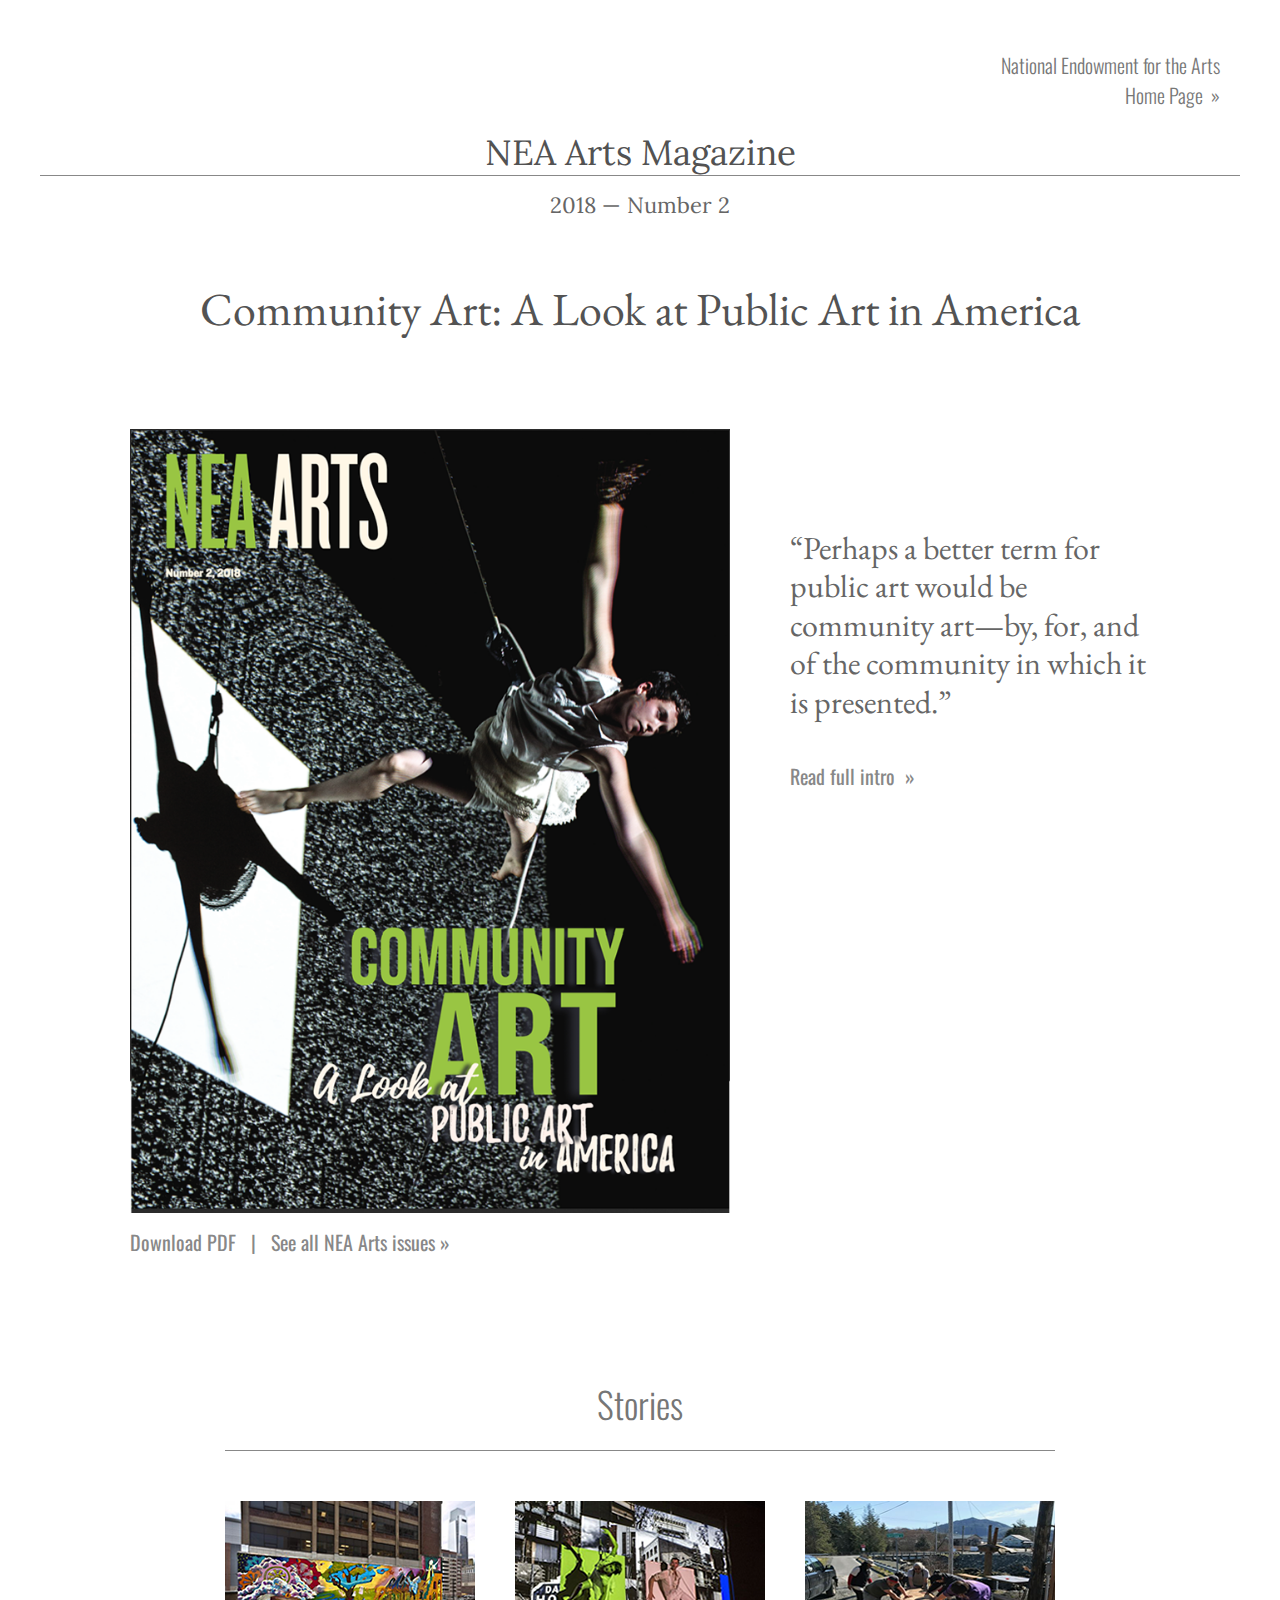
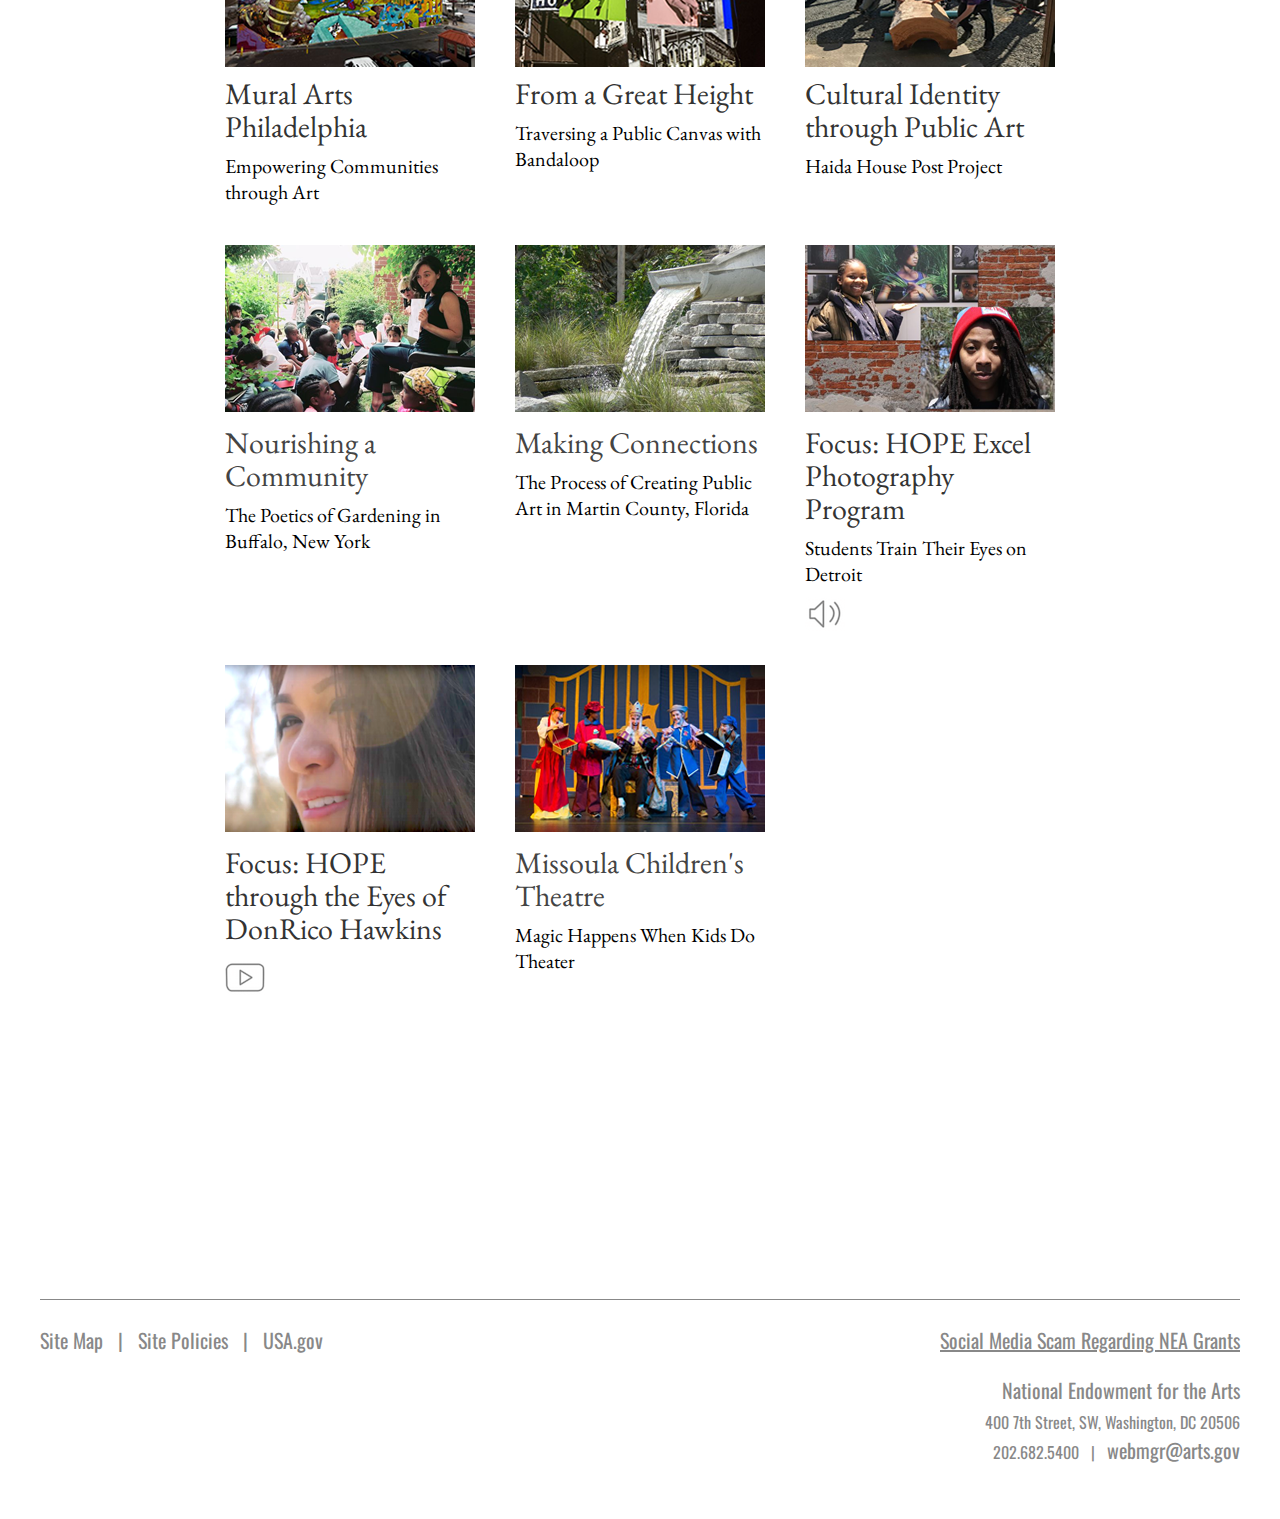
<file: index.html>
<!DOCTYPE html>
<html>
    
    <head>
        <meta charset="utf-8">
        <meta http-equiv="X-UA-Compatible" content="IE=edge">
        <title>NEAARTS REMAKE</title>
        

        
    <style type="text/css">
    @import url('https://fonts.googleapis.com/css?family=Oswald:300');
    @import url('https://fonts.googleapis.com/css?family=EB+Garamond');
    @import url('https://fonts.googleapis.com/css?family=Lora');
    </style>   
        
                <link rel="stylesheet" href="style.css">
        
    </head>
    <body>
        
        
   <!--       -->  
    <div id="toNEA">
    <p style="text-align:right;">National Endowment for the Arts <br>Home Page&nbsp; &raquo;</p>  
    </div>
    
    <div id="header">
     NEA Arts Magazine
    </div>
        
    <div id="number">2018 &mdash; Number 2</div>
        
    <h1>Community Art: A Look at Public Art in America</h1> 
        
        
        
<div id="main">
    <div  id="cover">       
    <img src="img/cover.png">
            <p class="links"><a href="https://www.arts.gov/sites/default/files/nea_arts/NEA%20Arts%20No%202%202018.pdf">Download PDF</a>&nbsp;&nbsp; | &nbsp;&nbsp;<a href="https://www.arts.gov/NEARTS/archive">See all NEA Arts issues »</a></p> 
    </div>
    
    <div id="about">
        

        <q>Perhaps a better term for public art would be community art—by, for, and of the community in which it is presented.</q> 
       
        <p id="read"><a href="#" >
            Read full intro&nbsp; &raquo;</a>
        </p>
        
  
    
    </div> <!--// #about -->
        
</div> <!--// m#main -->
        

<div id="nav">
    
        <div id="stories">
        <h2>Stories</h2>
        </div>
    
        <div class="story">
            <a href="philli.html" class="img-a"><img src="img/philli.png"></a>
            <p class="title"><a href="philli.html">Mural Arts Philadelphia</a></p>
            <p class="subtitle">Empowering Communities through Art</p>  
        </div>


        <div class="story">
            <a href="#" class="img-a">
            <img src="img/height.png">
            </a>
            <p class="title"><a href="#">From a Great Height</a></p>
            <p class="subtitle">Traversing a Public Canvas with Bandaloop</p>  
        </div>

        <div class="story">
            <a href="#" class="img-a">
            <img src="img/identity.png">
            </a>
            <p class="title"><a href="#">Cultural Identity through Public Art</a></p>
            <p class="subtitle">Haida House Post Project</p>  
        </div>


        <div style="clear:both; height: 30px;"></div>      
        
        <div class="story">
            <img src="img/nourishing.png">
            <p class="title">Nourishing a Community</p>
            <p class="subtitle">The Poetics of Gardening in Buffalo, New York</p>  
        </div>
       
        <div class="story">
            <img src="img/making.png">
            <p class="title">Making Connections</p>
            <p class="subtitle">The Process of Creating Public Art in Martin County, Florida</p>  
        </div>
         
        <div class="story">
            <img src="img/hope.png">
            <p class="title"><a href="excel.html">Focus: HOPE Excel Photography Program</a></p>
            <p class="subtitle">Students Train Their Eyes on Detroit</p> 
            <img src="img/audio-icon.png" >
        </div>
        
        
        <div style="clear:both; height: 30px;"></div>      
        
    
    
        <div class="story">
            <img src="img/donrico.png">
            <p class="title"><a href="donrico.html">Focus: HOPE through the Eyes of DonRico Hawkins</a></p>
            <p class="sub-title"></p>
             <img src="img/video-icon.png" >
        </div>
    

       
        <div class="story">
            <img src="img/childrens.png">
            <p class="title">Missoula Children's Theatre</p>
            <p class="subtitle">Magic Happens When Kids Do Theater</p>  
        </div>
    
    
        
</div> <!-- //#nav  --> 
        
        
        
<div style="height:220px;">
    
    
<footer>

    <div style="float:left; width:45%; "><p class="links">
        <a href="https://www.arts.gov/sitemap">Site Map</a>
        &nbsp; | &nbsp;
        <a href="https://www.arts.gov/site-policies">Site Policies</a>
        &nbsp; | &nbsp;
        <a href="https://www.usa.gov/">USA.gov</a>&nbsp;</p>
    </div>

    <div  style="float:right; width:45%; text-align:right;">
        <p class="links">
        <a href="https://www.arts.gov/news/2016/national-endowment-arts-warns-public-about-grant-scam">
        <u>Social Media Scam Regarding NEA Grants</u></a></p>
        <p class="links">National Endowment for the Arts<br>
        <span style="font-size:16px;">
        400 7th Street, SW, Washington, DC 20506  <br>
            202.682.5400
            &nbsp; | &nbsp;
            <a href="maito:webmgr@arts.gov">webmgr@arts.gov</a></span></p>
    </div>
     
</footer>  
    
    
        
</div>
        
        
    </body>
</html>
</file>
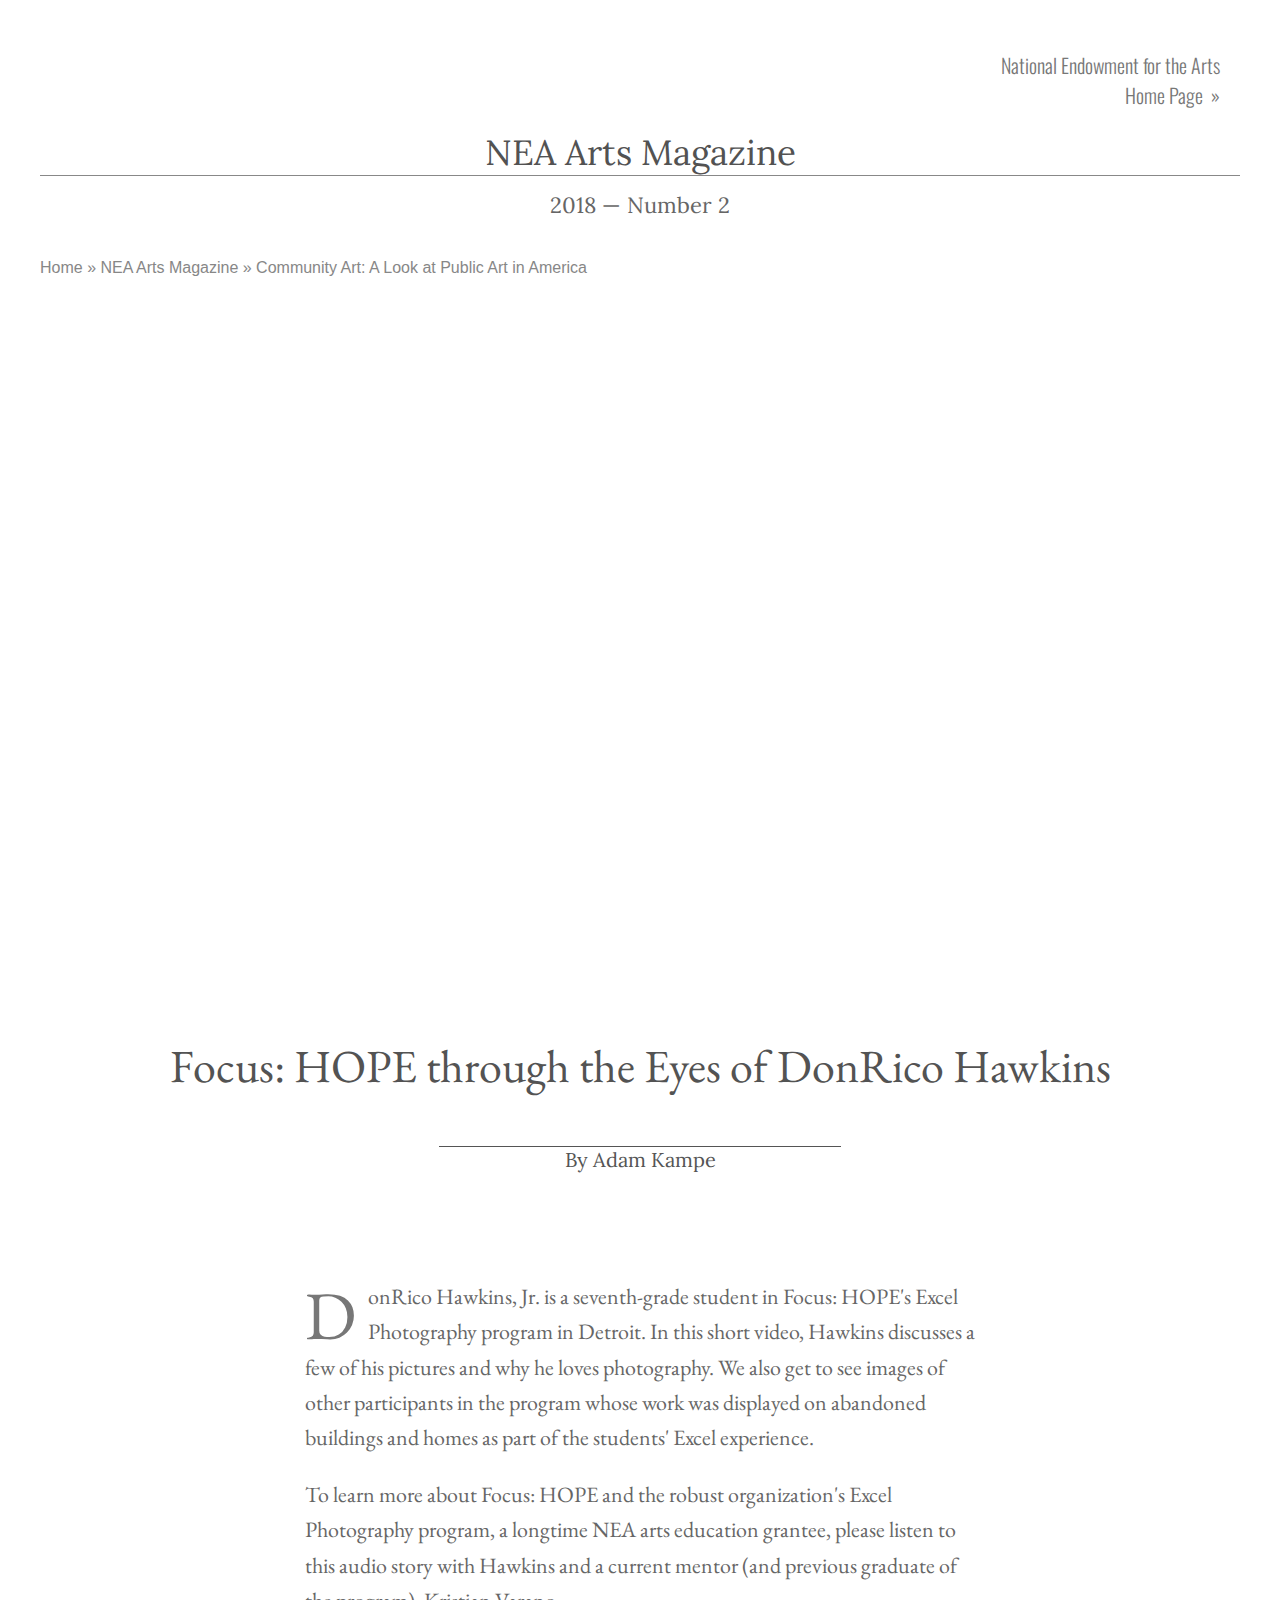
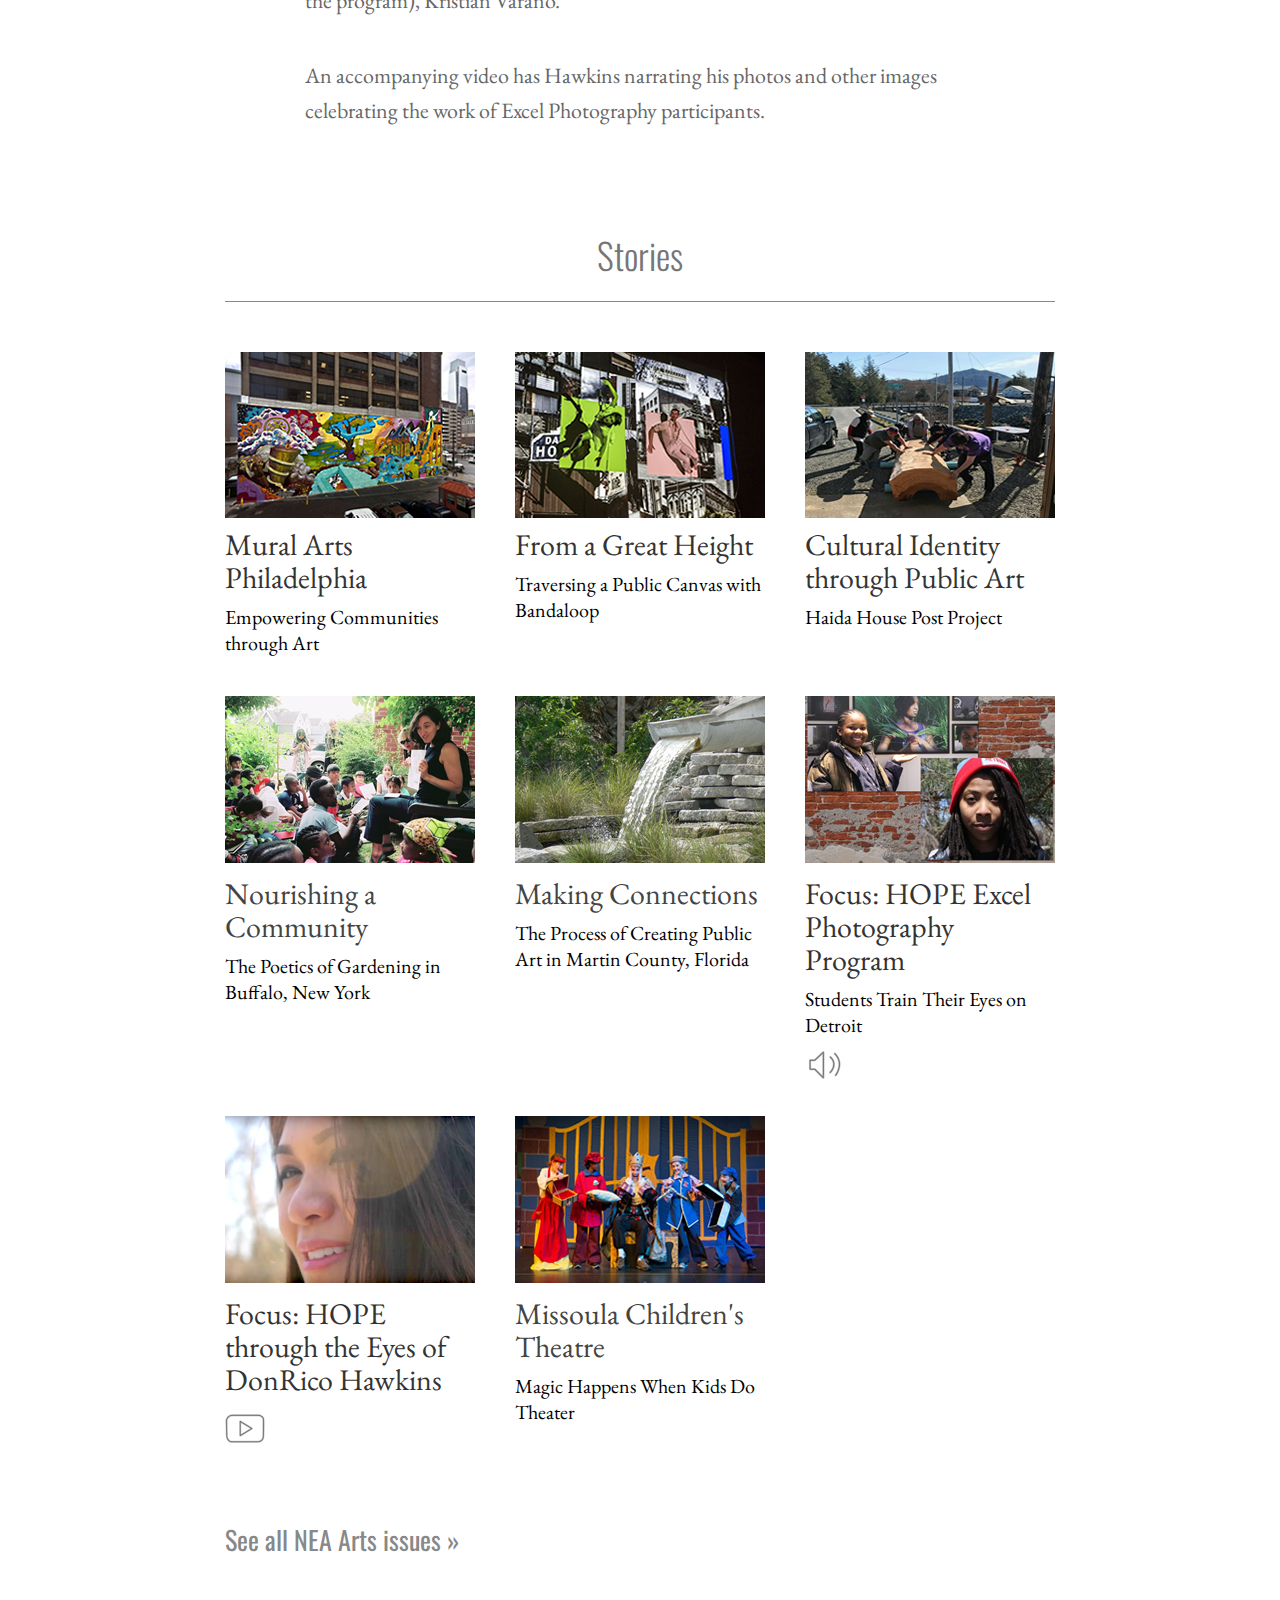
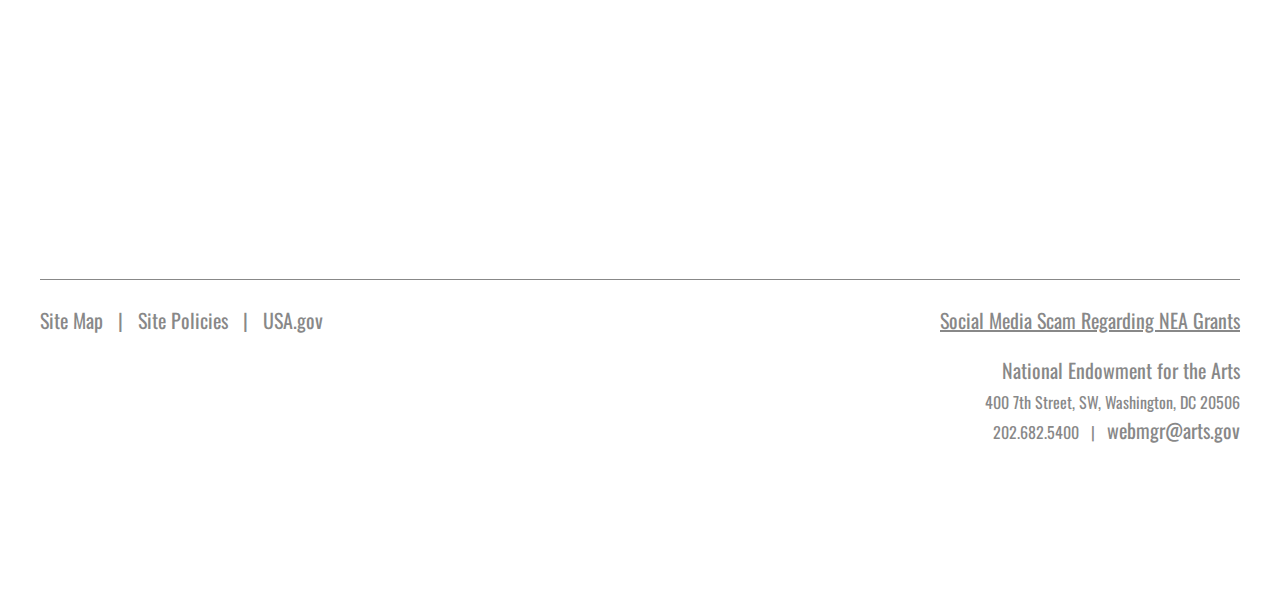
<file: donrico.html>
<!DOCTYPE html>
<html>
<head>
	<title>Focus: HOPE Excel Photography Program</title>
    
     <meta charset="utf-8">
        <meta http-equiv="X-UA-Compatible" content="IE=edge">
        <title>Focus: HOPE through the Eyes of DonRico Hawkins</title>
        
        
        
    <style type="text/css">
    @import url('https://fonts.googleapis.com/css?family=Oswald:300');
    @import url('https://fonts.googleapis.com/css?family=EB+Garamond');
    @import url('https://fonts.googleapis.com/css?family=Lora');
    </style> 
    
    <link rel="stylesheet" href="style.css">
    
</head>

<body>
    
    
<!--       -->  
<div id="toNEA">
<p style="text-align:right;">National Endowment for the Arts <br>Home Page&nbsp; &raquo;</p>  
</div>

<div id="header">
 NEA Arts Magazine
</div>

<div id="number">2018 &mdash; Number 2</div>
          

<p class="breadcrumb">Home » NEA Arts Magazine » <a href="index.html"  >Community Art: A Look at Public Art in America</a></p>
    
 
    <iframe class="media-youtube-player mainimg" title="" src="https://www.youtube.com/embed/MNCJLiZR6sI?wmode=opaque&controls=1&rel=0" allowfullscreen="true" width="1200" height="675" frameborder="0">Video of DonRico Hawkins, Jr. - Portrait of the Artist as a Young Man</iframe>
    

    
<h1>Focus: HOPE through the Eyes of DonRico Hawkins</h1> 
    
<!-- This story has no subtitle --> 
<h2 class="story-subtitle" style="line-height: 0px; margin-bottom: 0px;">&nbsp;</h2>

    
<div class="story-main"> 
    
    
<div id="by">By Adam Kampe</div> 
    
<p>&nbsp;<br></p>
    

    
<p><span class="firstcharacter">D</span>onRico Hawkins, Jr. is a seventh-grade student in Focus: HOPE's Excel Photography program in Detroit. In this short video, Hawkins discusses a few of his pictures and why he loves photography. We also get to see images of other participants in the program whose work was displayed on abandoned buildings and homes as part of the students' Excel experience.
</p>
<p>
To learn more about Focus: HOPE and the robust organization's Excel Photography program, a longtime NEA arts education grantee, please listen to this audio story with Hawkins and a current mentor (and previous graduate of the program), Kristian Varano.
</p>
    
</div>  <!--// story-main -->
    
<!-- **** START HIDING image  

    <div class="img-container">

    <img src="img/mural-2-philli.png" class="otherimg">
    <div class="caption">Mural Arts teaching artist Brad Carney and students from Philadelphia's Northeast High School install a panel of artist Joe Boruchow's Smoke Signals at 448 North 10th Street. Photo by Steve Weinik, courtesy of Mural Arts Philadelphia </div>    

    </div>   

**** STOP HIDING  .img-container --> 
    
    
    
<div class="story-main">
<p>    
An accompanying video has Hawkins narrating his photos and other images celebrating the work of Excel Photography participants.
</p>

    
</div>    <!--// .story-main -->
    
     

  
<!-- ######  START NAV div ##### --> 
    
<div id="nav">
    
        <div id="stories">
        <h2>Stories</h2>
        </div>
    
        <div class="story">
            <a href="philli.html" class="img-a"><img src="img/philli.png"></a>
            <p class="title"><a href="philli.html">Mural Arts Philadelphia</a></p>
            <p class="subtitle">Empowering Communities through Art</p>  
        </div>


        <div class="story">
            <a href="#" class="img-a">
            <img src="img/height.png">
            </a>
            <p class="title"><a href="#">From a Great Height</a></p>
            <p class="subtitle">Traversing a Public Canvas with Bandaloop</p>  
        </div>

        <div class="story">
            <a href="#" class="img-a">
            <img src="img/identity.png">
            </a>
            <p class="title"><a href="#">Cultural Identity through Public Art</a></p>
            <p class="subtitle">Haida House Post Project</p>  
        </div>

        <div style="clear:both; height: 30px;"></div>      
        
        <div class="story">
            <img src="img/nourishing.png">
            <p class="title">Nourishing a Community</p>
            <p class="subtitle">The Poetics of Gardening in Buffalo, New York</p>  
        </div>
       
        <div class="story">
            <img src="img/making.png">
            <p class="title">Making Connections</p>
            <p class="subtitle">The Process of Creating Public Art in Martin County, Florida</p>  
        </div>
         
        <div class="story">
            <img src="img/hope.png">
            <p class="title"><a href="excel.html">Focus: HOPE Excel Photography Program</a></p>
            <p class="subtitle">Students Train Their Eyes on Detroit</p> 
            <img src="img/audio-icon.png" >
        </div>
        
        
        <div style="clear:both; height: 30px;"></div>      
        
    
    
        <div class="story">
            <img src="img/donrico.png">
            <p class="title"><a href="donrico.html">Focus: HOPE through the Eyes of DonRico Hawkins</a></p>
            <p class="sub-title"></p>
             <img src="img/video-icon.png" >
        </div>
    

       
        <div class="story">
            <img src="img/childrens.png">
            <p class="title">Missoula Children's Theatre</p>
            <p class="subtitle">Magic Happens When Kids Do Theater</p>  
        </div>
    
      <!-- Link to All Issues - goes on story pages only, not cover page --> 
        <div style="clear:both; height: 60px;">
        </div>
    
        <div style="margin-left:40px;">
        <p class="links">
        <a  style="font-size:26px;" href="https://www.arts.gov/NEARTS/archive">
        See all NEA Arts issues »</a></p>   
        </div>  
    <!-- // end Link to All Issues -->
     
        
</div> <!-- //#nav  --> 


    
    
<footer>

    <div style="float:left; width:45%; "><p class="links">
        <a href="https://www.arts.gov/sitemap">Site Map</a>
        &nbsp; | &nbsp;
        <a href="https://www.arts.gov/site-policies">Site Policies</a>
        &nbsp; | &nbsp;
        <a href="https://www.usa.gov/">USA.gov</a>&nbsp;</p>
    </div>

    <div  style="float:right; width:45%; text-align:right;">
        <p class="links">
        <a href="https://www.arts.gov/news/2016/national-endowment-arts-warns-public-about-grant-scam">
        <u>Social Media Scam Regarding NEA Grants</u></a></p>
        <p class="links">National Endowment for the Arts<br>
        <span style="font-size:16px;">
        400 7th Street, SW, Washington, DC 20506  <br>
            202.682.5400
            &nbsp; | &nbsp;
            <a href="maito:webmgr@arts.gov">webmgr@arts.gov</a></span></p>
    </div>
     
</footer>    

    
</body>

</html>
</file>
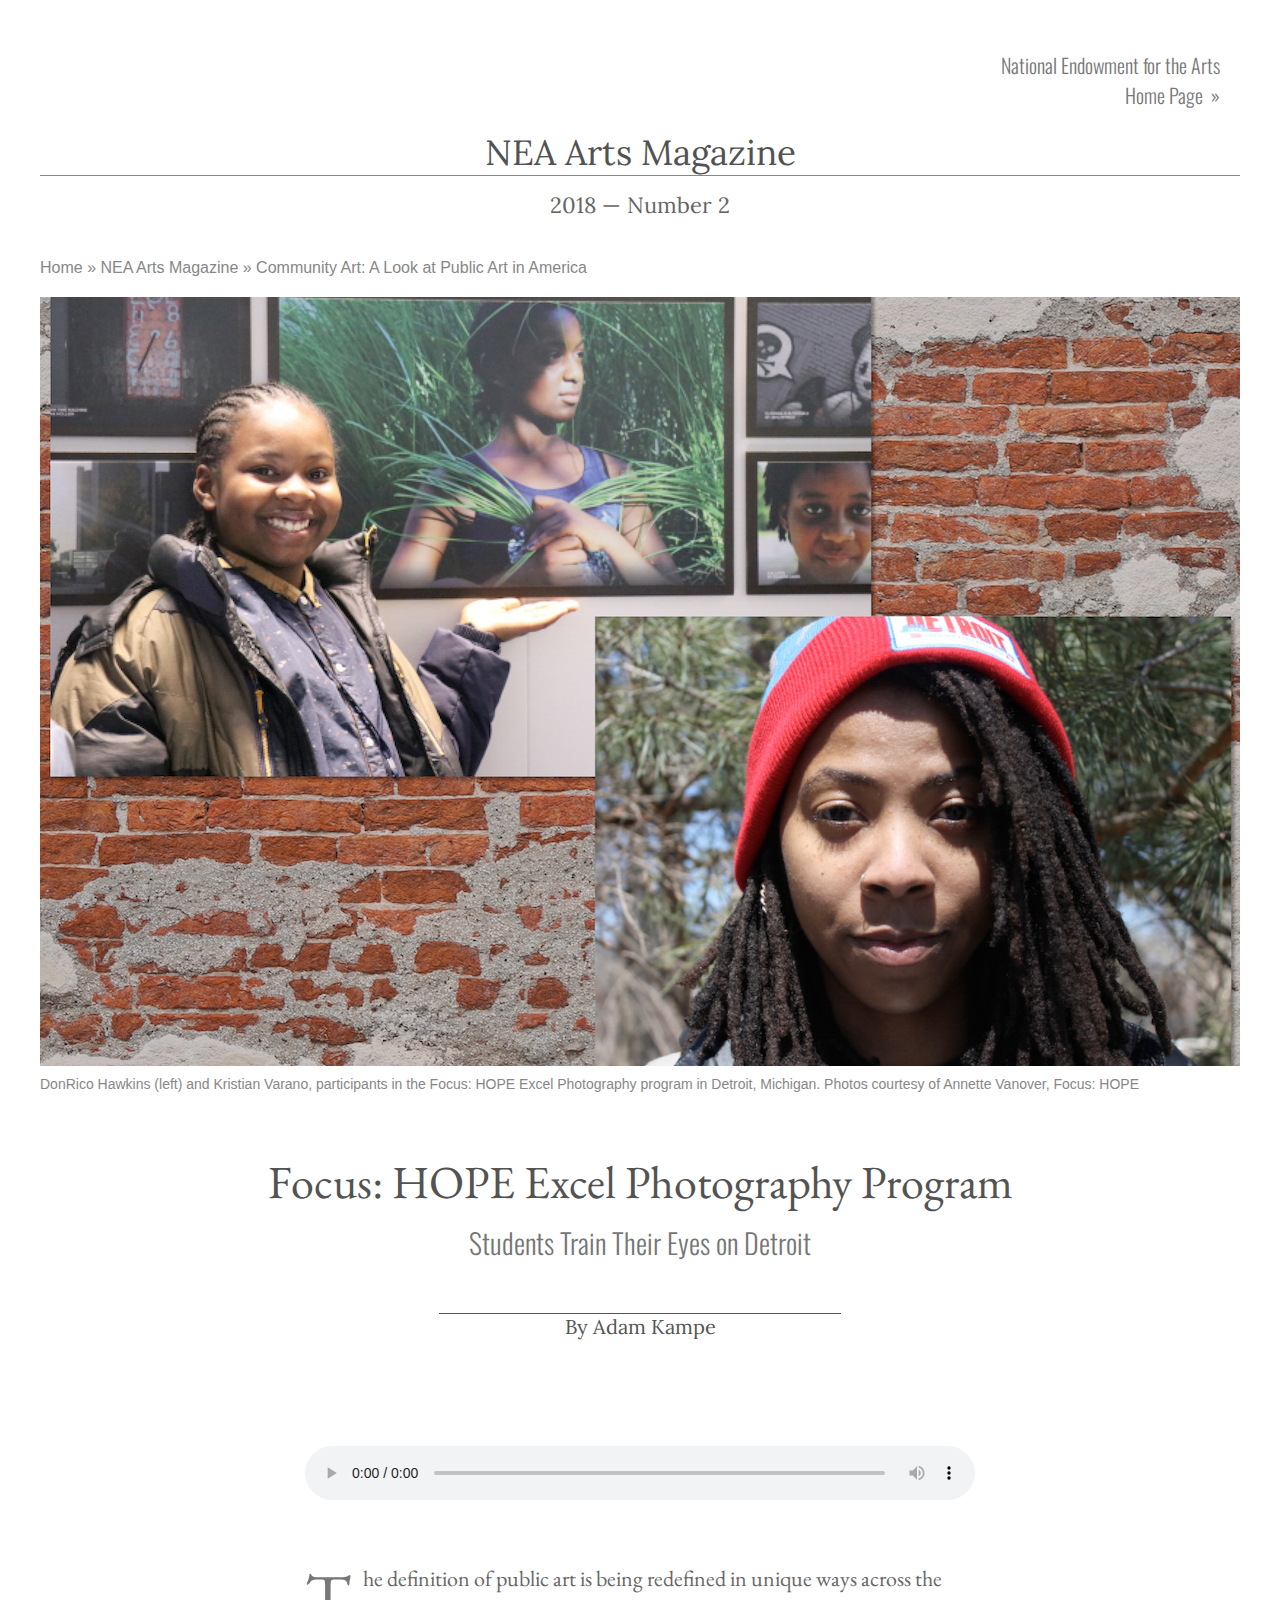
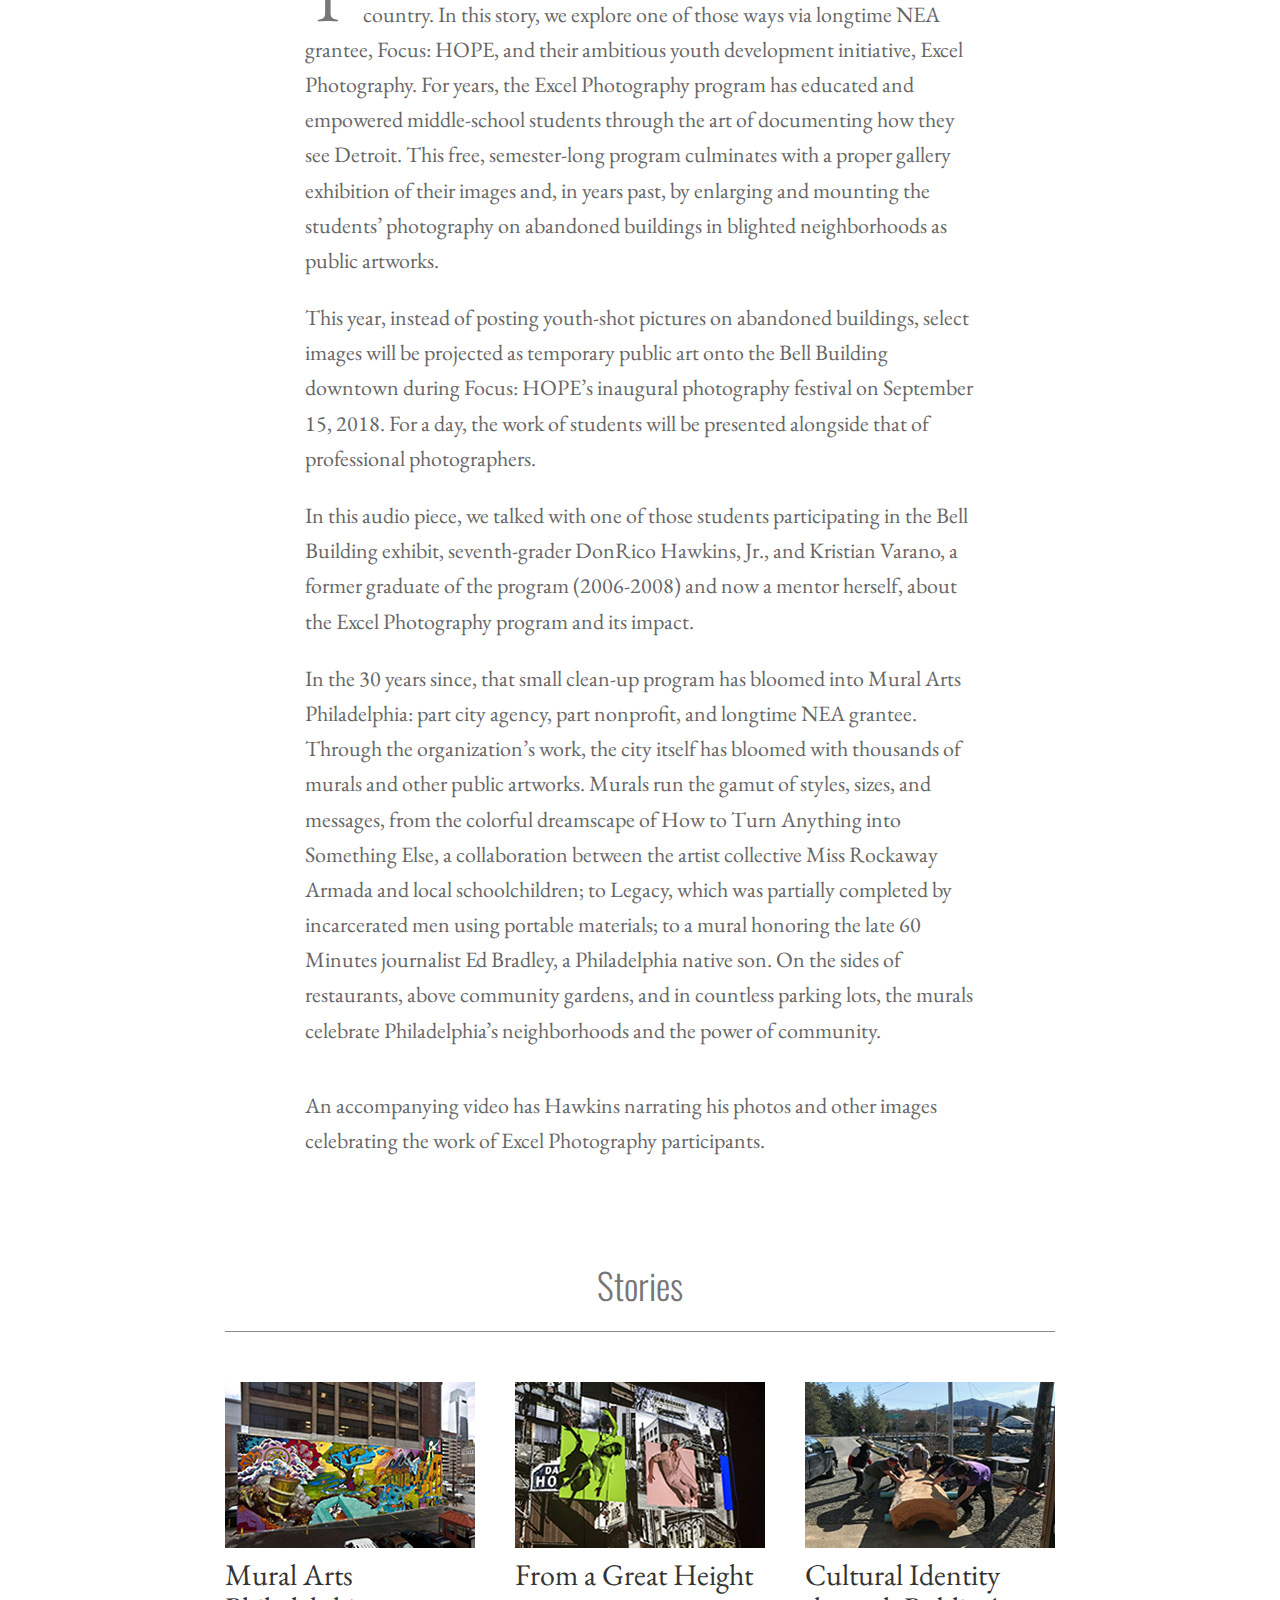
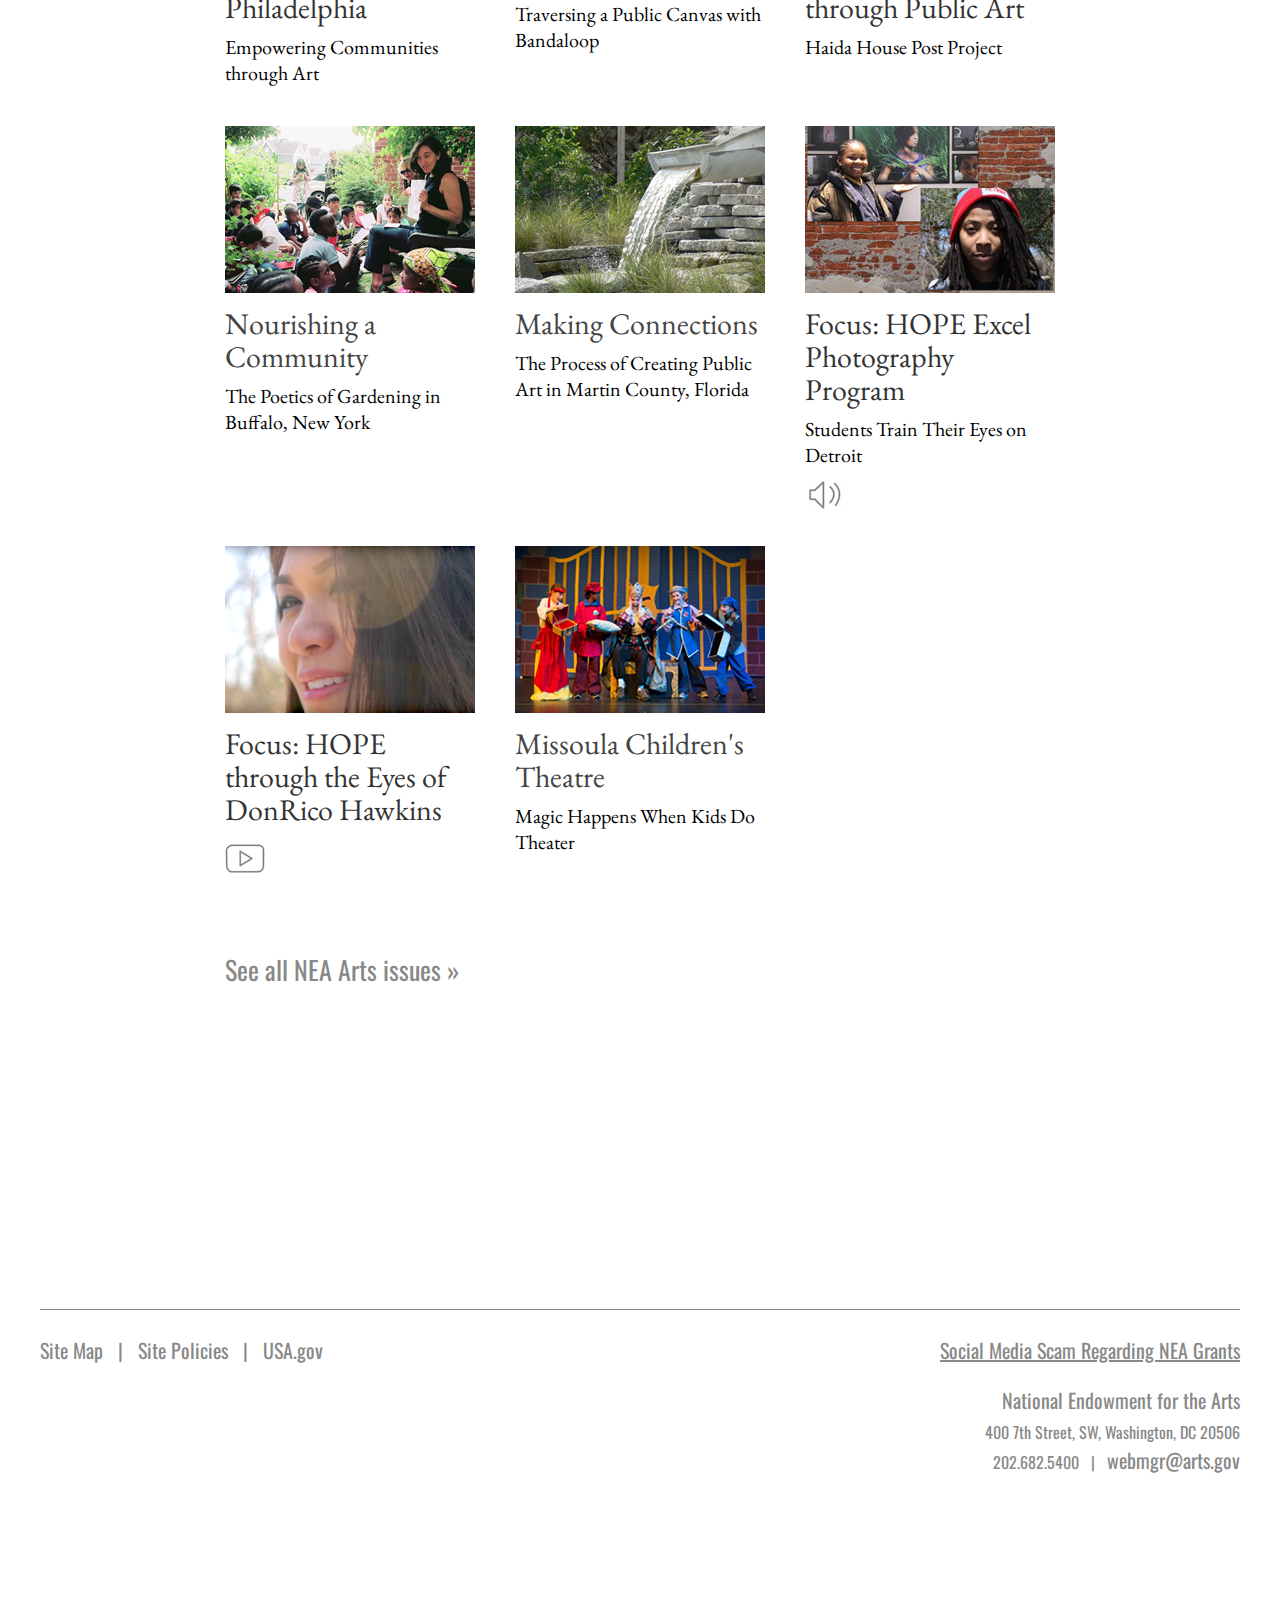
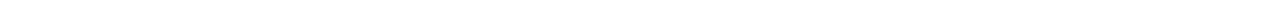
<file: excel.html>
<!DOCTYPE html>
<html>
<head>
	<title>Focus: HOPE Excel Photography Program</title>
    
     <meta charset="utf-8">
        <meta http-equiv="X-UA-Compatible" content="IE=edge">
        <title>Focus: HOPE Excel Photography Program</title>
        
        
        
    <style type="text/css">
    @import url('https://fonts.googleapis.com/css?family=Oswald:300');
    @import url('https://fonts.googleapis.com/css?family=EB+Garamond');
    @import url('https://fonts.googleapis.com/css?family=Lora');
    </style> 
    
    <link rel="stylesheet" href="style.css">
    
</head>

<body>
    
    
<!--       -->  
<div id="toNEA">
<p style="text-align:right;">National Endowment for the Arts <br>Home Page&nbsp; &raquo;</p>  
</div>

<div id="header">
 NEA Arts Magazine
</div>

<div id="number">2018 &mdash; Number 2</div>
          

<p class="breadcrumb">Home » NEA Arts Magazine » <a href="index.html"  >Community Art: A Look at Public Art in America</a></p>
    
<img src="img/excel.png" class="mainimg">
<div class="caption">DonRico Hawkins (left) and Kristian Varano, participants in the Focus: HOPE Excel Photography program in Detroit, Michigan. Photos courtesy of Annette Vanover, Focus: HOPE</div>
    
<h1>Focus: HOPE Excel Photography Program</h1> 
    
<h2 class="story-subtitle">
Students Train Their Eyes on Detroit</h2>
    
    
    
<div class="story-main"> 
    
    
<div id="by">By Adam Kampe</div> 
    
<p>&nbsp;<br></p>
    

   <audio controls style="width:100%;">
    <source src="https://www.arts.gov/sites/default/files/FocusHopeExcel_61318.mp3" type="audio/mpeg">
       Your browser does not support the audio element.
    </audio>   
    
    
    <p>&nbsp;<br></p>
    
<p><span class="firstcharacter">T</span>he definition of public art is being redefined in unique ways across the country. In this story, we explore one of those ways via longtime NEA grantee, Focus: HOPE, and their ambitious youth development initiative, Excel Photography. For years, the Excel Photography program has educated and empowered middle-school students through the art of documenting how they see Detroit. This free, semester-long program culminates with a proper gallery exhibition of their images and, in years past, by enlarging and mounting the students’ photography on abandoned buildings in blighted neighborhoods as public artworks.
</p>
<p>
This year, instead of posting youth-shot pictures on abandoned buildings, select images will be projected as temporary public art onto the Bell Building downtown during Focus: HOPE’s inaugural photography festival on September 15, 2018. For a day, the work of students will be presented alongside that of professional photographers.
</p>
<p>
In this audio piece, we talked with one of those students participating in the Bell Building exhibit, seventh-grader DonRico Hawkins, Jr., and Kristian Varano, a former graduate of the program (2006-2008) and now a mentor herself, about the Excel Photography program and its impact.
</p>
<p>
In the 30 years since, that small clean-up program has bloomed into Mural Arts Philadelphia: part city agency, part nonprofit, and longtime NEA grantee. Through the organization’s work, the city itself has bloomed with thousands of murals and other public artworks. Murals run the gamut of styles, sizes, and messages, from the colorful dreamscape of How to Turn Anything into Something Else, a collaboration between the artist collective Miss Rockaway Armada and local schoolchildren; to Legacy, which was partially completed by incarcerated men using portable materials; to a mural honoring the late 60 Minutes journalist Ed Bradley, a Philadelphia native son. On the sides of restaurants, above community gardens, and in countless parking lots, the murals celebrate Philadelphia’s neighborhoods and the power of community. 
 </p> 
    
</div>  <!--// story-main -->
    
<!-- **** START HIDING image  

     <div class="img-container">

    <img src="img/mural-2-philli.png" class="otherimg">
    <div class="caption">Mural Arts teaching artist Brad Carney and students from Philadelphia's Northeast High School install a panel of artist Joe Boruchow's Smoke Signals at 448 North 10th Street. Photo by Steve Weinik, courtesy of Mural Arts Philadelphia </div>    

    </div>   

**** STOP HIDING  .img-container --> 
    
    
    
<div class="story-main">
<p>    
An accompanying video has Hawkins narrating his photos and other images celebrating the work of Excel Photography participants.
</p>

    
</div>    <!--// .story-main 2d segment -->
    
     

  
<!-- ######  START NAV div ##### --> 
    
<div id="nav">
    
        <div id="stories">
        <h2>Stories</h2>
        </div>
    
        <div class="story">
            <a href="philli.html" class="img-a"><img src="img/philli.png"></a>
            <p class="title"><a href="philli.html">Mural Arts Philadelphia</a></p>
            <p class="subtitle">Empowering Communities through Art</p>  
        </div>


        <div class="story">
            <a href="#" class="img-a">
            <img src="img/height.png">
            </a>
            <p class="title"><a href="#">From a Great Height</a></p>
            <p class="subtitle">Traversing a Public Canvas with Bandaloop</p>  
        </div>

        <div class="story">
            <a href="#" class="img-a">
            <img src="img/identity.png">
            </a>
            <p class="title"><a href="#">Cultural Identity through Public Art</a></p>
            <p class="subtitle">Haida House Post Project</p>  
        </div>

        <div style="clear:both; height: 30px;"></div>      
        
        <div class="story">
            <img src="img/nourishing.png">
            <p class="title">Nourishing a Community</p>
            <p class="subtitle">The Poetics of Gardening in Buffalo, New York</p>  
        </div>
       
        <div class="story">
            <img src="img/making.png">
            <p class="title">Making Connections</p>
            <p class="subtitle">The Process of Creating Public Art in Martin County, Florida</p>  
        </div>
         
        <div class="story">
            <img src="img/hope.png">
            <p class="title"><a href="excel.html">Focus: HOPE Excel Photography Program</a></p>
            <p class="subtitle">Students Train Their Eyes on Detroit</p> 
            <img src="img/audio-icon.png" >
        </div>
        
        
        <div style="clear:both; height: 30px;"></div>      
        
    
      
        <div class="story">
            <img src="img/donrico.png">
            <p class="title"><a href="donrico.html">Focus: HOPE through the Eyes of DonRico Hawkins</a></p>
            <p class="sub-title"></p>
             <img src="img/video-icon.png" >
        </div>
    

       
        <div class="story">
            <img src="img/childrens.png">
            <p class="title">Missoula Children's Theatre</p>
            <p class="subtitle">Magic Happens When Kids Do Theater</p>  
        </div>
    
       <!-- Link to All Issues - goes on story pages only, not cover page --> 
        <div style="clear:both; height: 60px;">
        </div>
    
        <div style="margin-left:40px;">
        <p class="links">
        <a  style="font-size:26px;" href="https://www.arts.gov/NEARTS/archive">
        See all NEA Arts issues »</a></p>   
        </div>  
    <!-- // end Link to All Issues -->
    
</div> <!-- //#nav  --> 

<footer>

    <div style="float:left; width:45%; "><p class="links">
        <a href="https://www.arts.gov/sitemap">Site Map</a>
        &nbsp; | &nbsp;
        <a href="https://www.arts.gov/site-policies">Site Policies</a>
        &nbsp; | &nbsp;
        <a href="https://www.usa.gov/">USA.gov</a>&nbsp;</p>
    </div>

    <div  style="float:right; width:45%; text-align:right;">
        <p class="links">
        <a href="https://www.arts.gov/news/2016/national-endowment-arts-warns-public-about-grant-scam">
        <u>Social Media Scam Regarding NEA Grants</u></a></p>
        <p class="links">National Endowment for the Arts<br>
        <span style="font-size:16px;">
        400 7th Street, SW, Washington, DC 20506  <br>
            202.682.5400
            &nbsp; | &nbsp;
            <a href="maito:webmgr@arts.gov">webmgr@arts.gov</a></span></p>
    </div>
     
</footer>   
    
</body>

</html>
</file>
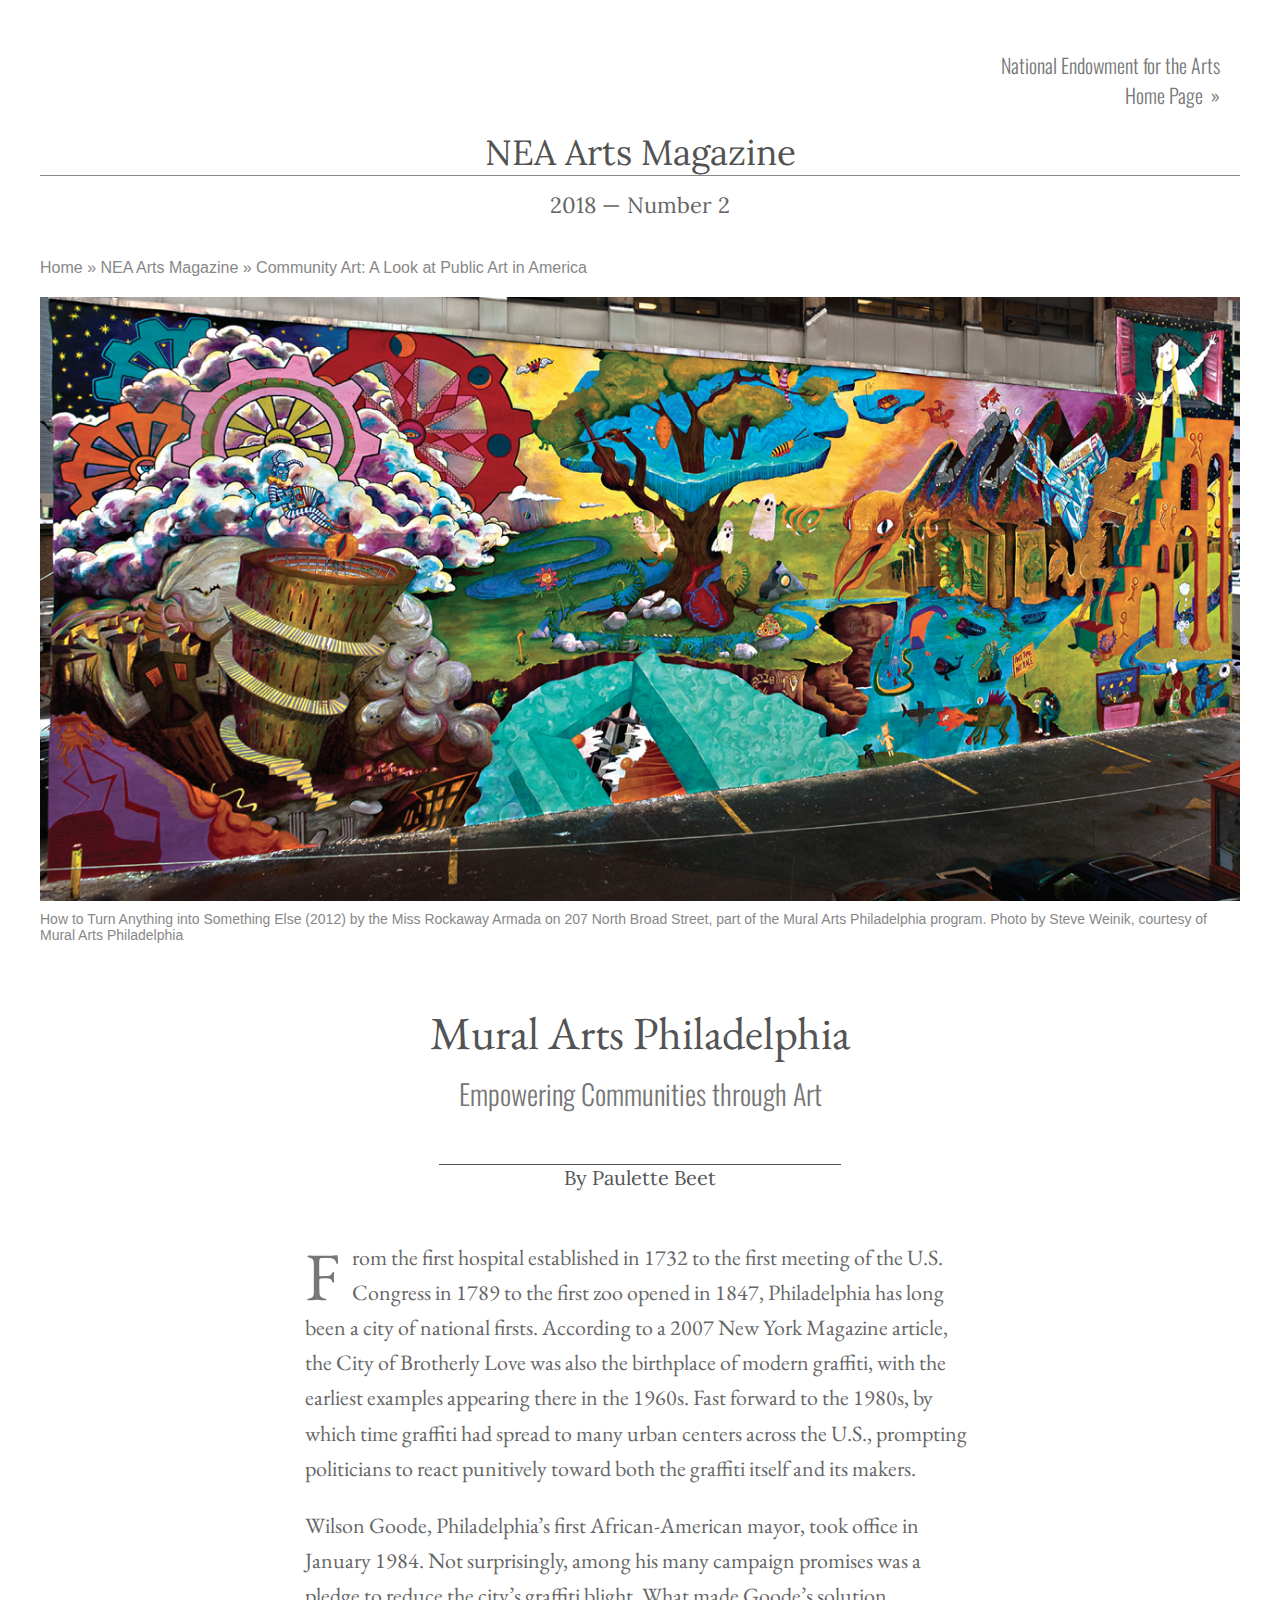
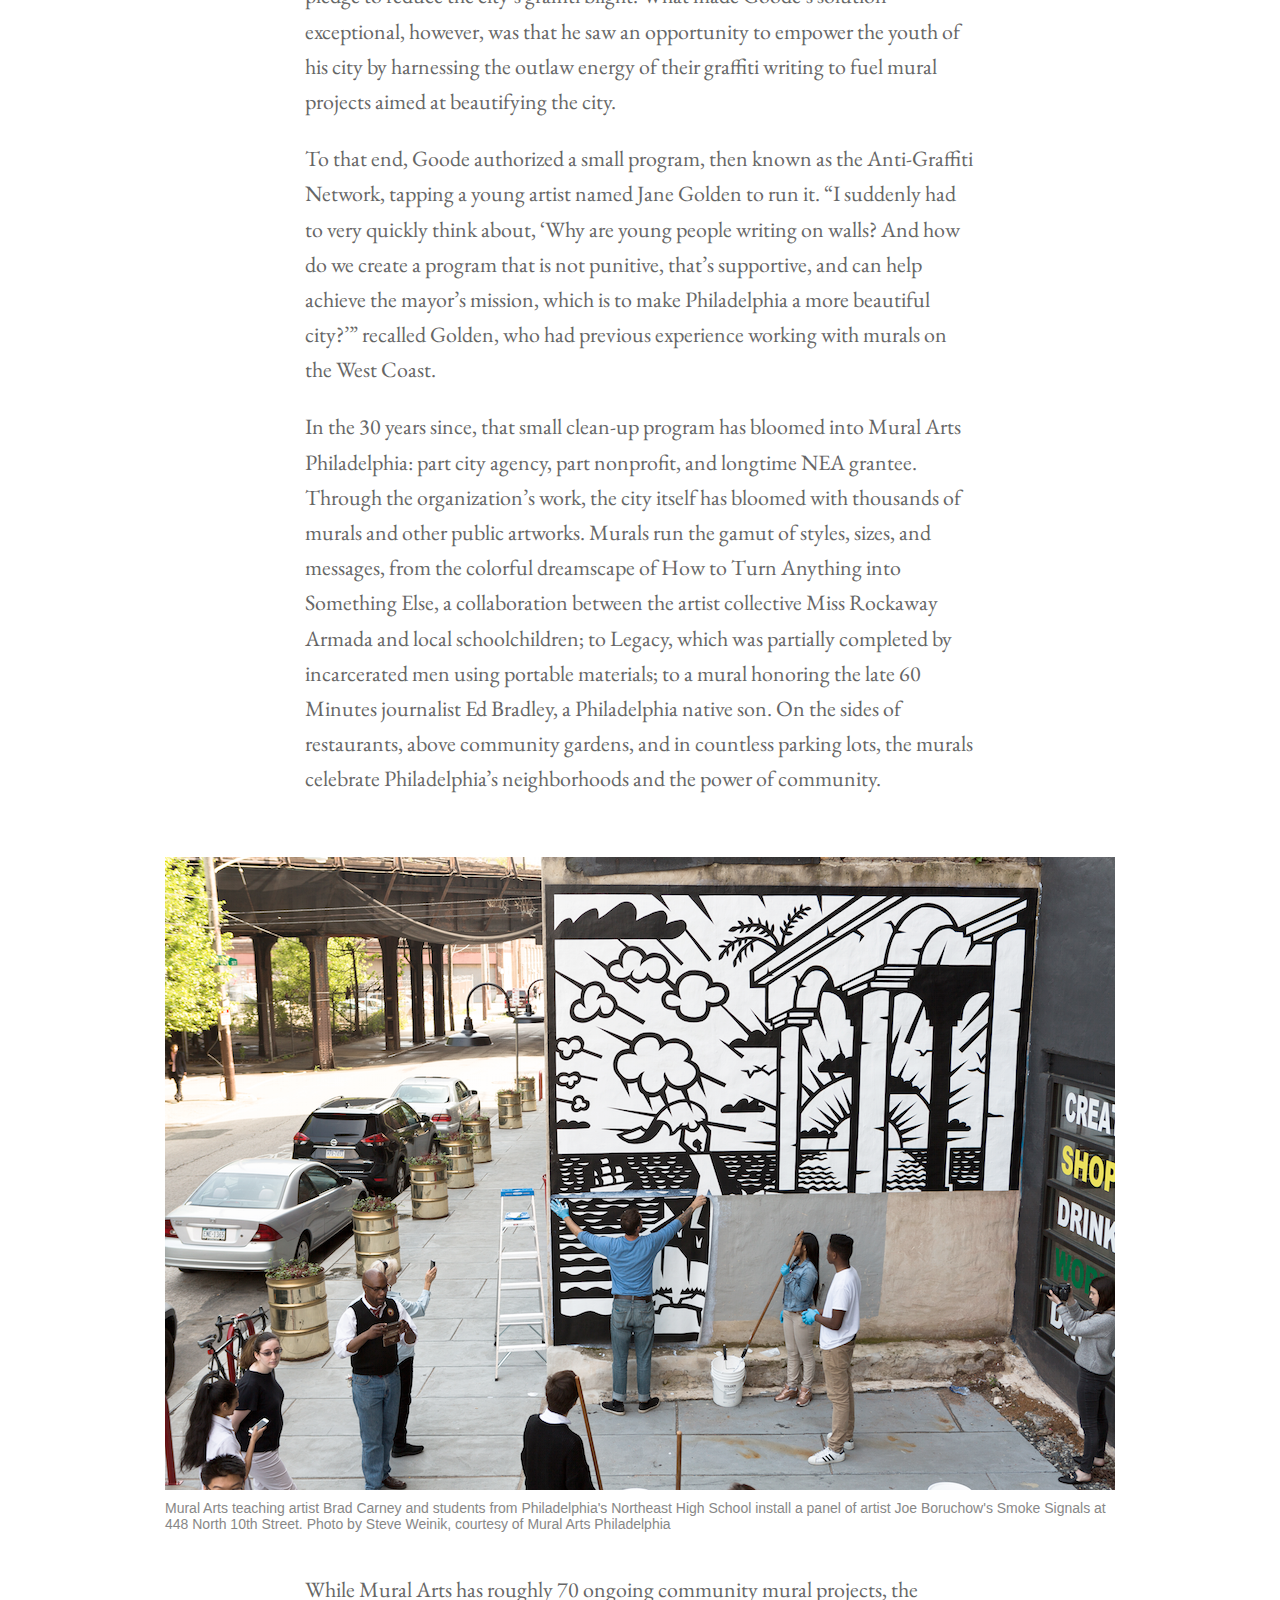
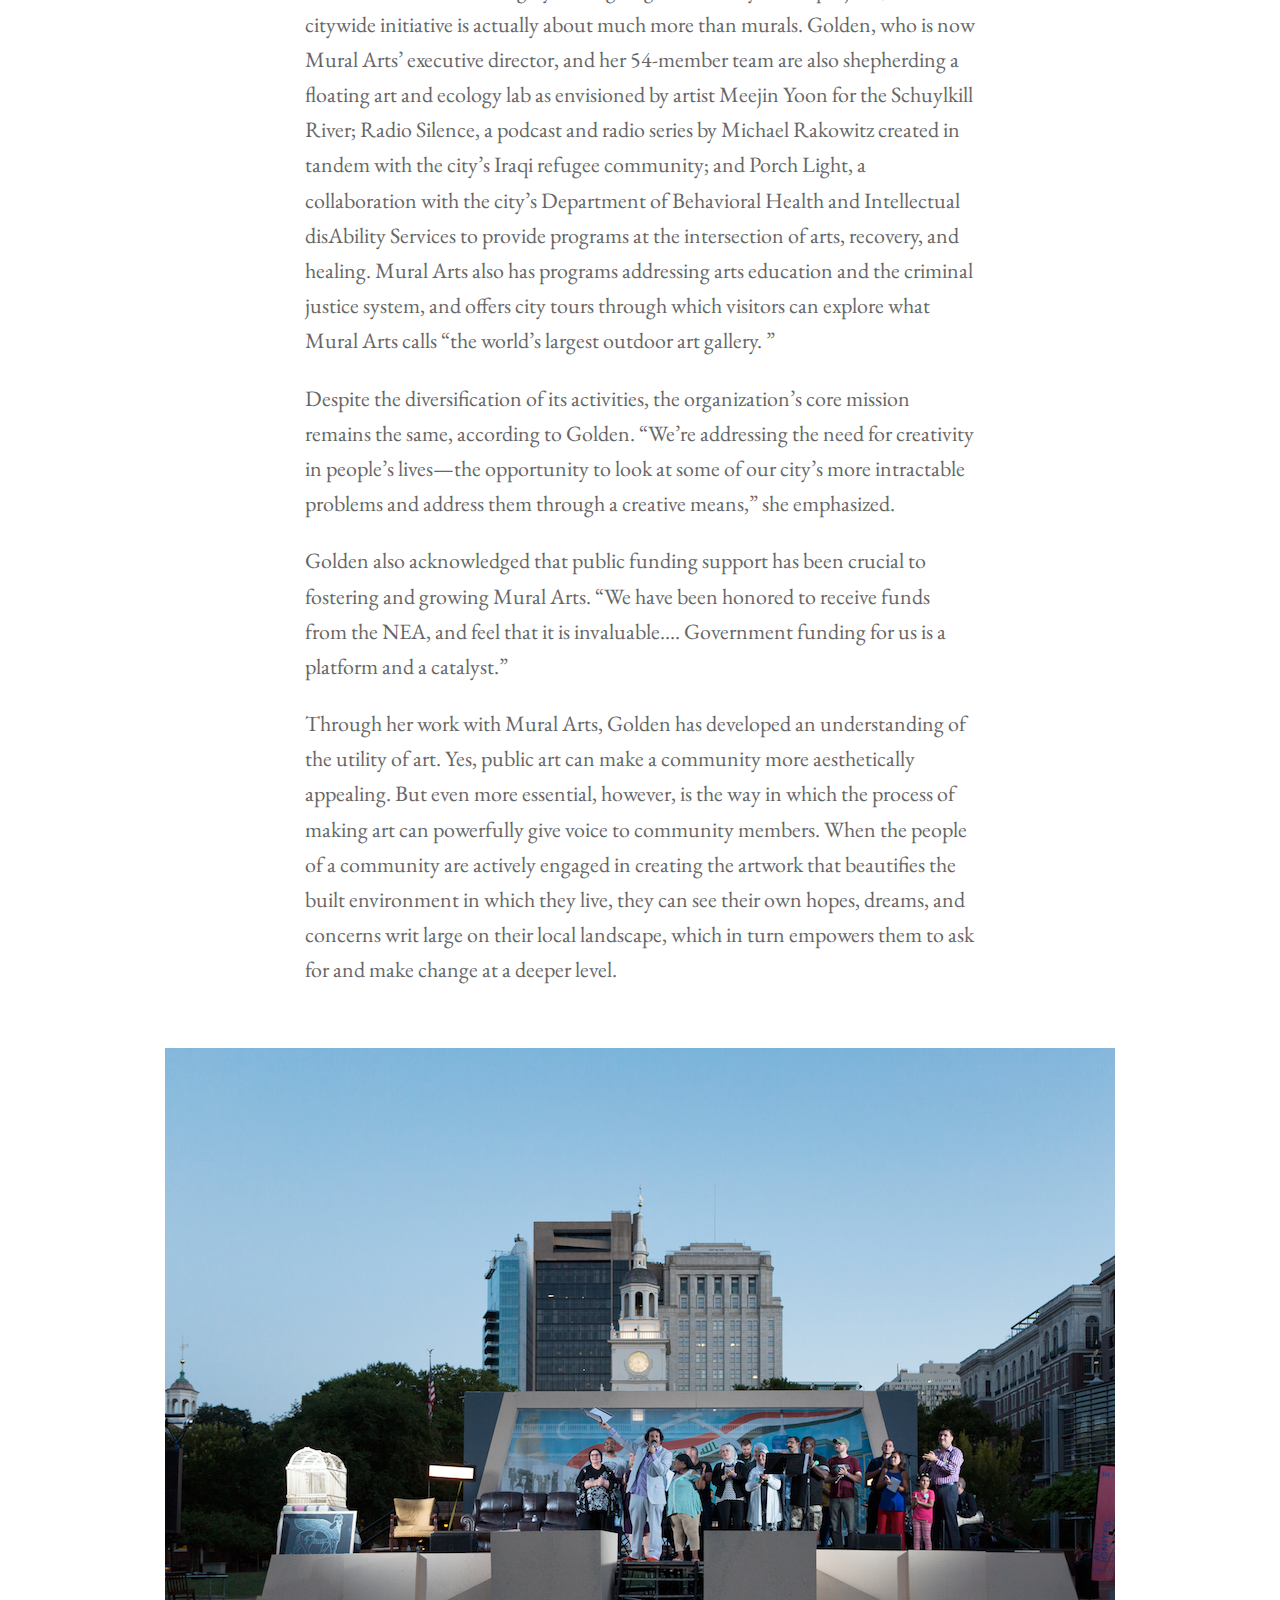
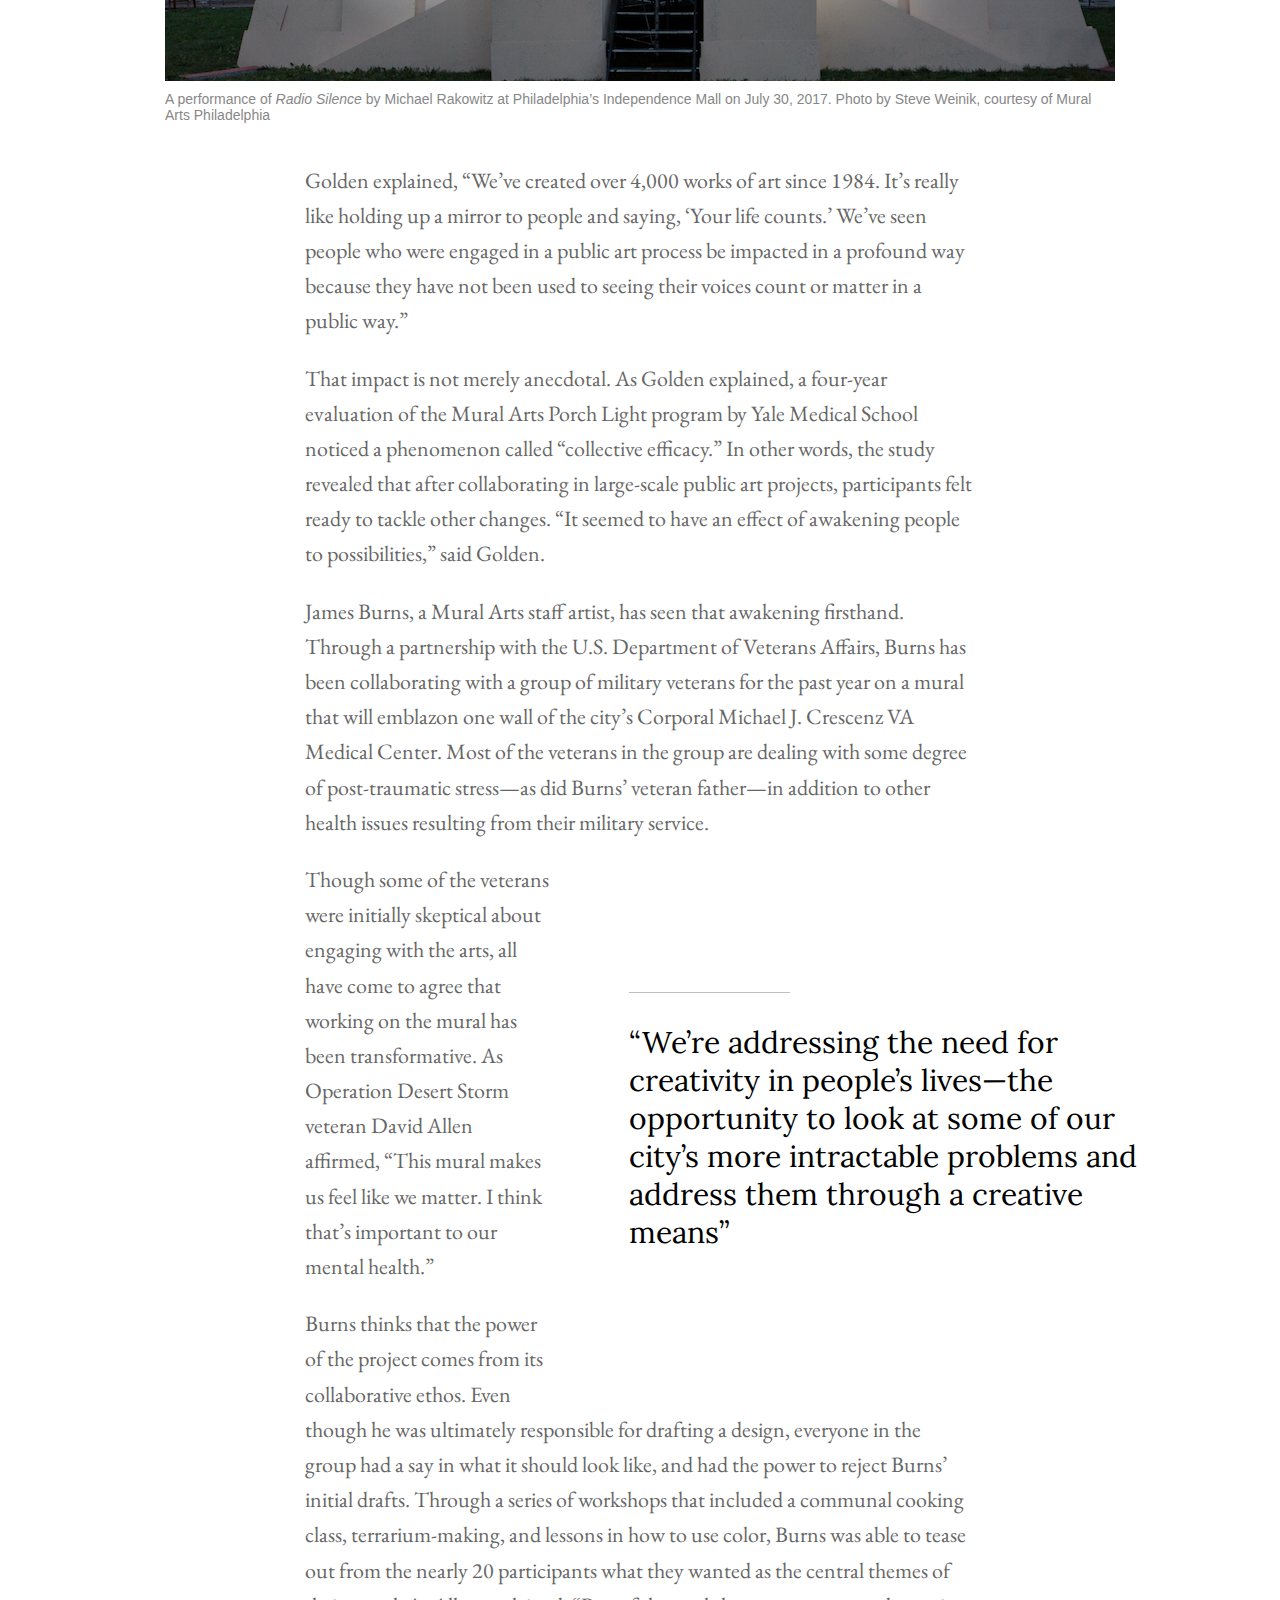
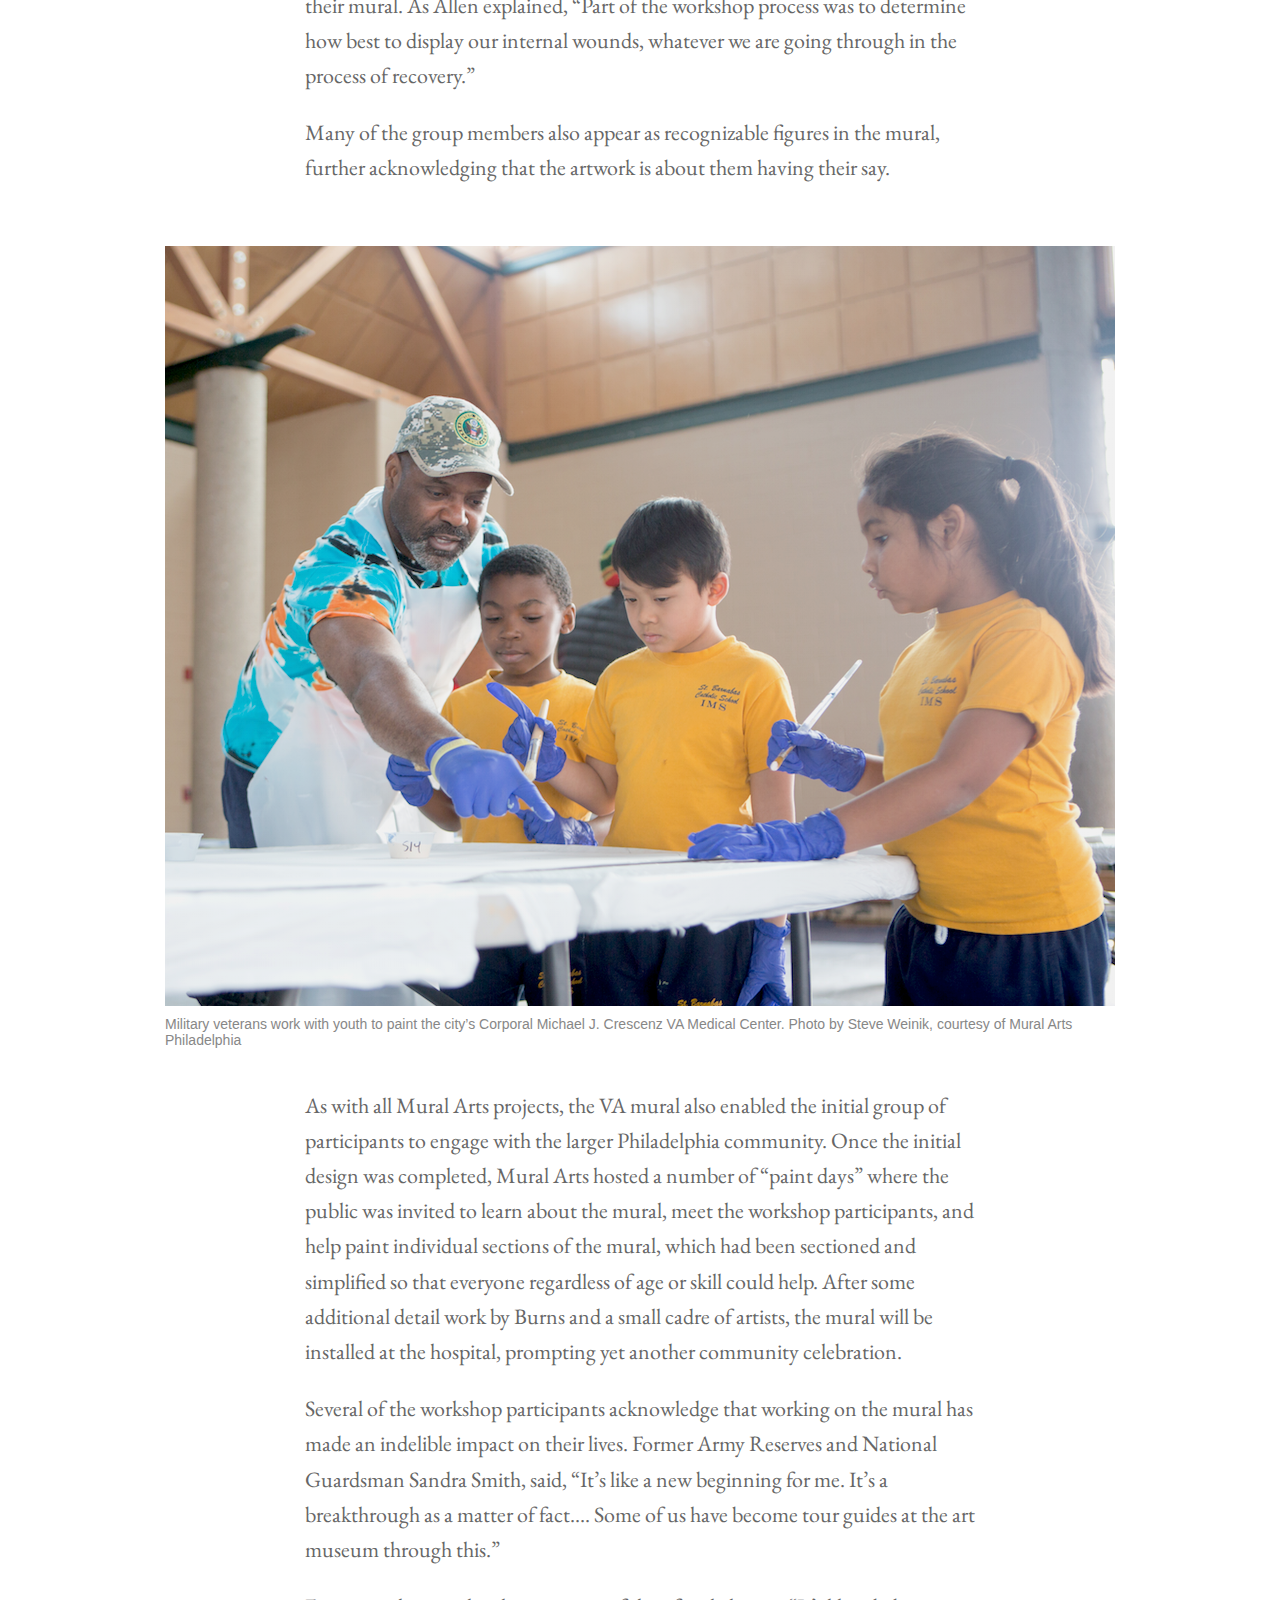
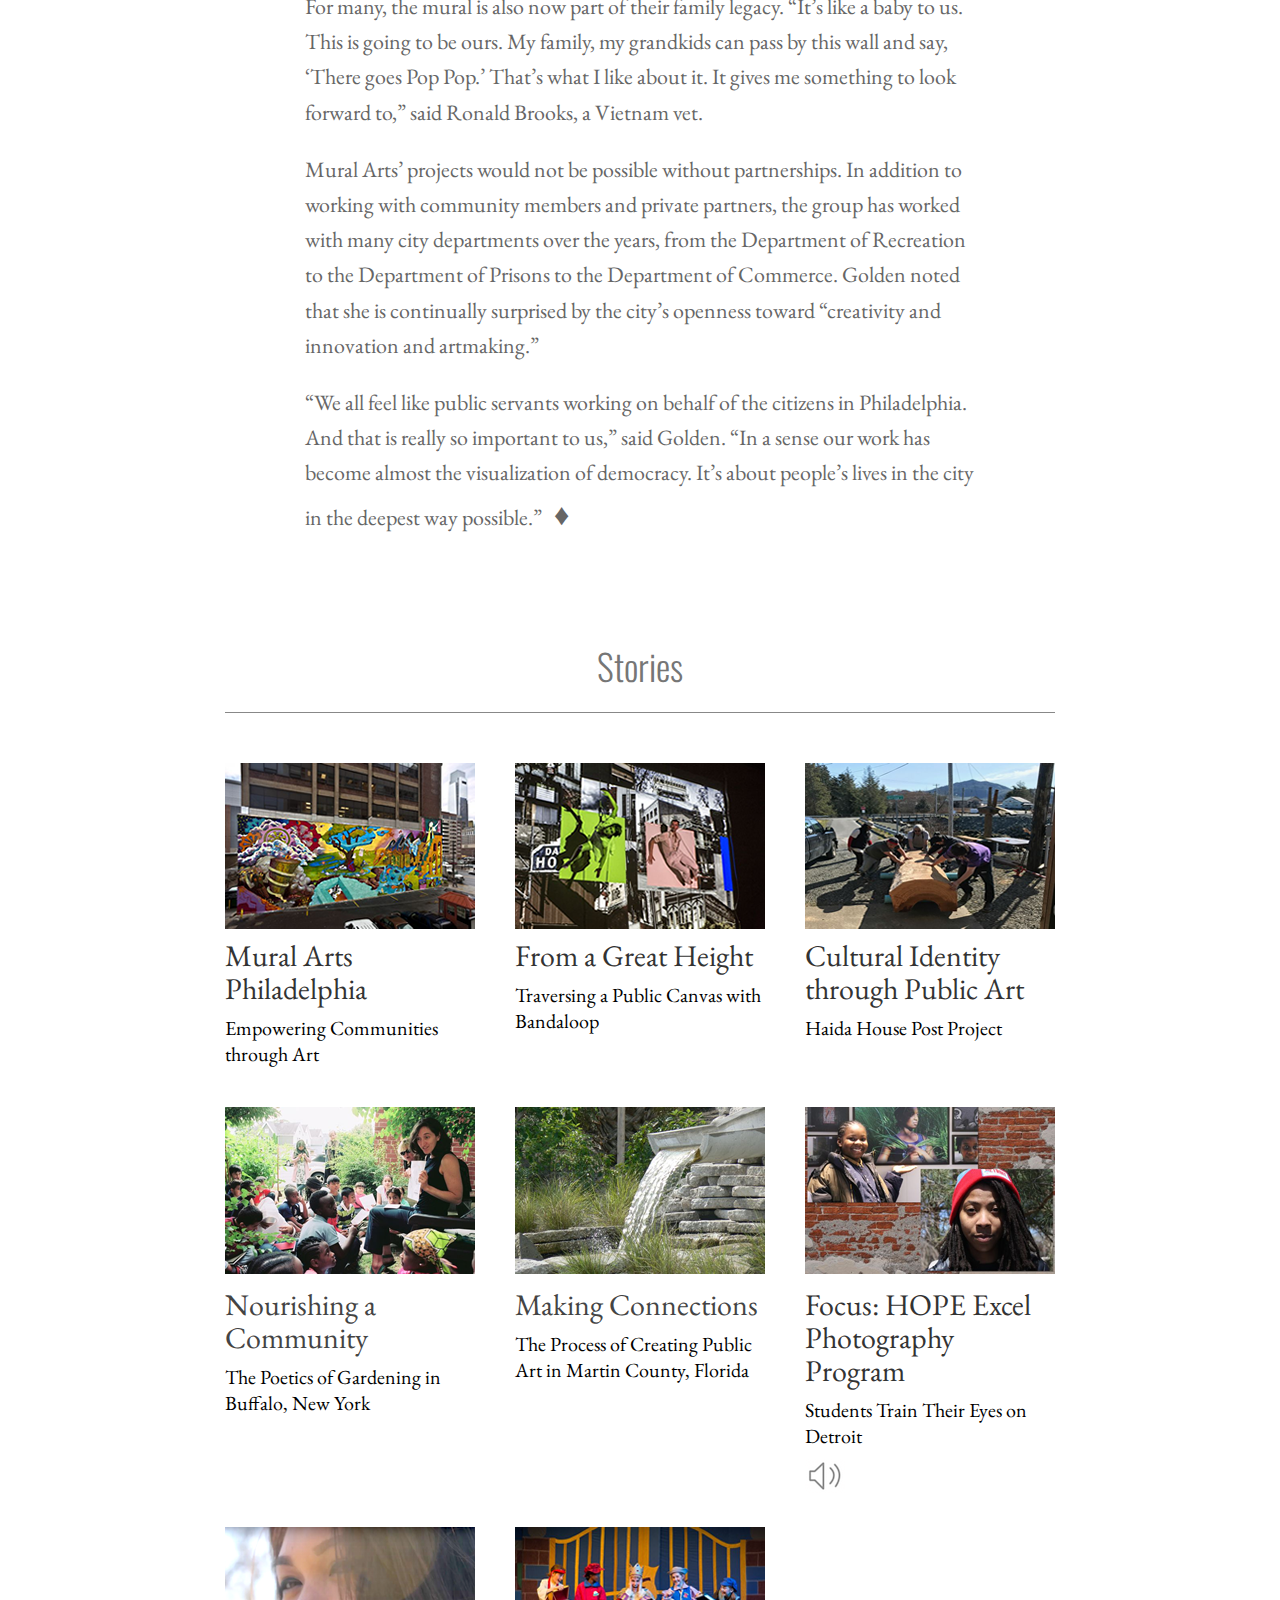
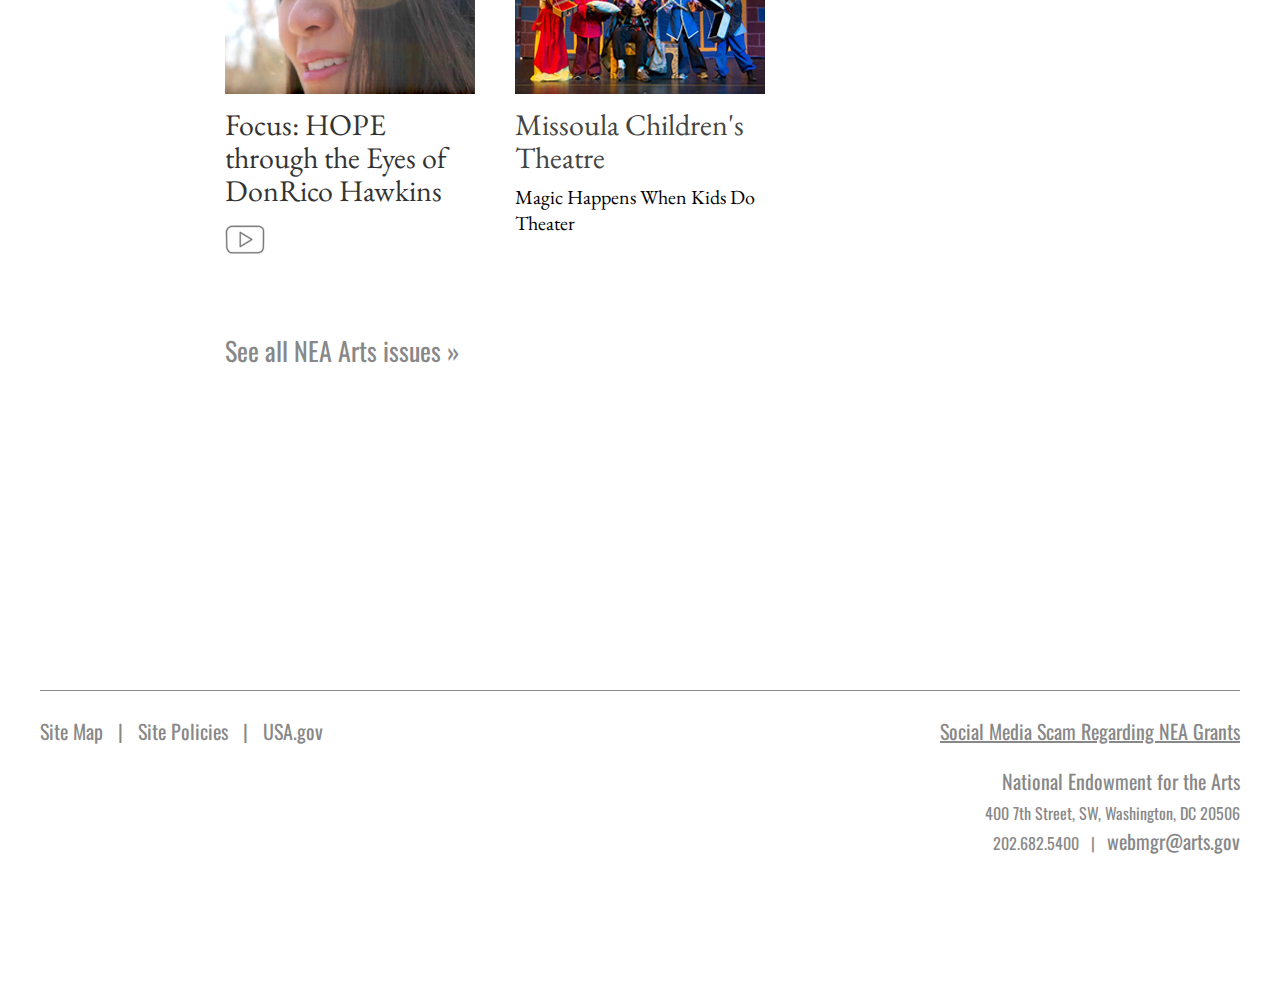
<file: philli.html>
<!DOCTYPE html>
<html>
<head>
	<title> Mural Arts Philadelphia </title>
    
     <meta charset="utf-8">
        <meta http-equiv="X-UA-Compatible" content="IE=edge">
        <title>Mural Arts Philadelphia</title>
        
        
        
    <style type="text/css">
    @import url('https://fonts.googleapis.com/css?family=Oswald:300');
    @import url('https://fonts.googleapis.com/css?family=EB+Garamond');
    @import url('https://fonts.googleapis.com/css?family=Lora');
    </style> 
    
    <link rel="stylesheet" href="style.css">
    
</head>

<body>
    
    
<!--       -->  
<div id="toNEA">
<p style="text-align:right;">National Endowment for the Arts <br>Home Page&nbsp; &raquo;</p>  
</div>

<div id="header">
 NEA Arts Magazine
</div>

<div id="number">2018 &mdash; Number 2</div>
          

<p class="breadcrumb">Home » NEA Arts Magazine » <a href="index.html"  >Community Art: A Look at Public Art in America</a></p>
    
<img src="img/mural-philli.png" class="mainimg">
<div class="caption">How to Turn Anything into Something Else (2012) by the Miss Rockaway Armada on 207 North Broad Street, part of the Mural Arts Philadelphia program. Photo by Steve Weinik, courtesy of Mural Arts Philadelphia </div>
    
<h1>Mural Arts Philadelphia</h1> 
    
<h2 class="story-subtitle">Empowering Communities through Art</h2>
    
    
    
<div class="story-main"> 
    
    
<div id="by">By Paulette Beet</div>   
    
<p>
    
    <span class="firstcharacter">F</span>rom the first hospital established in 1732 to the first meeting of the U.S. Congress in 1789 to the first zoo opened in 1847, Philadelphia has long been a city of national firsts. According to a 2007 New York Magazine article, the City of Brotherly Love was also the birthplace of modern graffiti, with the earliest examples appearing there in the 1960s. Fast forward to the 1980s, by which time graffiti had spread to many urban centers across the U.S., prompting politicians to react punitively toward both the graffiti itself and its makers. 
</p>
<p>
Wilson Goode, Philadelphia’s first African-American mayor, took office in January 1984. Not surprisingly, among his many campaign promises was a pledge to reduce the city’s graffiti blight. What made Goode’s solution exceptional, however, was that he saw an opportunity to empower the youth of his city by harnessing the outlaw energy of their graffiti writing to fuel mural projects aimed at beautifying the city. 
</p>
<p>
To that end, Goode authorized a small program, then known as the Anti-Graffiti Network, tapping a young artist named Jane Golden to run it. “I suddenly had to very quickly think about, ‘Why are young people writing on walls? And how do we create a program that is not punitive, that’s supportive, and can help achieve the mayor’s mission, which is to make Philadelphia a more beautiful city?’” recalled Golden, who had previous experience working with murals on the West Coast. 
</p>
<p>
In the 30 years since, that small clean-up program has bloomed into Mural Arts Philadelphia: part city agency, part nonprofit, and longtime NEA grantee. Through the organization’s work, the city itself has bloomed with thousands of murals and other public artworks. Murals run the gamut of styles, sizes, and messages, from the colorful dreamscape of How to Turn Anything into Something Else, a collaboration between the artist collective Miss Rockaway Armada and local schoolchildren; to Legacy, which was partially completed by incarcerated men using portable materials; to a mural honoring the late 60 Minutes journalist Ed Bradley, a Philadelphia native son. On the sides of restaurants, above community gardens, and in countless parking lots, the murals celebrate Philadelphia’s neighborhoods and the power of community. 
 </p> 
    
</div>  <!--// story-main -->
    
    
     <div class="img-container">

    <img src="img/mural-2-philli.png" class="otherimg">
    <div class="caption">Mural Arts teaching artist Brad Carney and students from Philadelphia's Northeast High School install a panel of artist Joe Boruchow's Smoke Signals at 448 North 10th Street. Photo by Steve Weinik, courtesy of Mural Arts Philadelphia </div>    

    </div>   <!--// .img-container --> 
    
<div class="story-main">
<p>    
While Mural Arts has roughly 70 ongoing community mural projects, the citywide initiative is actually about much more than murals. Golden, who is now Mural Arts’ executive director, and her 54-member team are also shepherding a floating art and ecology lab as envisioned by artist Meejin Yoon for the Schuylkill River; Radio Silence, a podcast and radio series by Michael Rakowitz created in tandem with the city’s Iraqi refugee community; and Porch Light, a collaboration with the city’s Department of Behavioral Health and Intellectual disAbility Services to provide programs at the intersection of arts, recovery, and healing. Mural Arts also has programs addressing arts education and the criminal justice system, and offers city tours through which visitors can explore what Mural Arts calls “the world’s largest outdoor art gallery. ” 
</p>
<p>
Despite the diversification of its activities, the organization’s core mission remains the same, according to Golden. “We’re addressing the need for creativity in people’s lives—the opportunity to look at some of our city’s more intractable problems and address them through a creative means,” she emphasized. 
</p>
<p>
Golden also acknowledged that public funding support has been crucial to fostering and growing Mural Arts. “We have been honored to receive funds from the NEA, and feel that it is invaluable…. Government funding for us is a platform and a catalyst.” 
</p>
<p>
Through her work with Mural Arts, Golden has developed an understanding of the utility of art. Yes, public art can make a community more aesthetically appealing. But even more essential, however, is the way in which the process of making art can powerfully give voice to community members. When the people of a community are actively engaged in creating the artwork that beautifies the built environment in which they live, they can see their own hopes, dreams, and concerns writ large on their local landscape, which in turn empowers them to ask for and make change at a deeper level.
</p>
    
</div>  </div>  <!--// .story-main 2d segment -->
    
     
     <div class="img-container">

    <img src="img/mural-3-philli.png" class="otherimg">
    <div class="caption">A performance of <em>Radio Silence</em> by Michael Rakowitz at Philadelphia’s Independence Mall on July 30, 2017. Photo by Steve Weinik, courtesy of Mural Arts Philadelphia</div>    

    </div>   <!--// .img-container --> 
    

<div class="story-main">
<p>   
Golden explained, “We’ve created over 4,000 works of art since 1984. It’s really like holding up a mirror to people and saying, ‘Your life counts.’ We’ve seen people who were engaged in a public art process be impacted in a profound way because they have not been used to seeing their voices count or matter in a public way.” 
</p>
<p>
That impact is not merely anecdotal. As Golden explained, a four-year evaluation of the Mural Arts Porch Light program by Yale Medical School noticed a phenomenon called “collective efficacy.” In other words, the study revealed that after collaborating in large-scale public art projects, participants felt ready to tackle other changes. “It seemed to have an effect of awakening people to possibilities,” said Golden. 
</p>
<p>
James Burns, a Mural Arts staff artist, has seen that awakening firsthand. Through a partnership with the U.S. Department of Veterans Affairs, Burns has been collaborating with a group of military veterans for the past year on a mural that will emblazon one wall of the city’s Corporal Michael J. Crescenz VA Medical Center. Most of the veterans in the group are dealing with some degree of post-traumatic stress—as did Burns’ veteran father—in addition to other health issues resulting from their military service. 
</p>
    
    
    
<!--- ASIDE  ---->

<a name="aside"></a>
    
<aside>
    
“We’re addressing the need for creativity in people’s lives—the opportunity to look at some of our city’s more intractable problems and address them through a creative means”  
    
</aside>
    
    
    
<p>
Though some of the veterans were initially skeptical about engaging with the arts, all have come to agree that working on the mural has been transformative. As Operation Desert Storm veteran David Allen affirmed, “This mural makes us feel like we matter. I think that’s important to our mental health.” 
</p>
<p>
Burns thinks that the power of the project comes from its collaborative ethos. Even though he was ultimately responsible for drafting a design, everyone in the group had a say in what it should look like, and had the power to reject Burns’ initial drafts. Through a series of workshops that included a communal cooking class, terrarium-making, and lessons in how to use color, Burns was able to tease out from the nearly 20 participants what they wanted as the central themes of their mural. As Allen explained, “Part of the workshop process was to determine how best to display our internal wounds, whatever we are going through in the process of recovery.” 
</p>
<p>
Many of the group members also appear as recognizable figures in the mural, further acknowledging that the artwork is about them having their say.
</p>
    
</div>    <!--// .story-main 2d segment -->
    
     
     <div class="img-container">

    <img src="img/mural-4-philli.png" class="otherimg">
    <div class="caption">Military veterans work with youth to paint the city’s Corporal Michael J. Crescenz VA Medical Center. Photo by Steve Weinik, courtesy of Mural Arts Philadelphia</div>    

    </div>   <!--// .img-container --> 

<div class="story-main">
<p>
As with all Mural Arts projects, the VA mural also enabled the initial group of participants to engage with the larger Philadelphia community. Once the initial design was completed, Mural Arts hosted a number of “paint days” where the public was invited to learn about the mural, meet the workshop participants, and help paint individual sections of the mural, which had been sectioned and simplified so that everyone regardless of age or skill could help. After some additional detail work by Burns and a small cadre of artists, the mural will be installed at the hospital, prompting yet another community celebration. 
</p>
<p>
Several of the workshop participants acknowledge that working on the mural has made an indelible impact on their lives. Former Army Reserves and National Guardsman Sandra Smith, said, “It’s like a new beginning for me. It’s a breakthrough as a matter of fact…. Some of us have become tour guides at the art museum through this.” 
</p>
<p>
For many, the mural is also now part of their family legacy. “It’s like a baby to us. This is going to be ours. My family, my grandkids can pass by this wall and say, ‘There goes Pop Pop.’ That’s what I like about it. It gives me something to look forward to,” said Ronald Brooks, a Vietnam vet. 
</p>
<p>
Mural Arts’ projects would not be possible without partnerships. In addition to working with community members and private partners, the group has worked with many city departments over the years, from the Department of Recreation to the Department of Prisons to the Department of Commerce. Golden noted that she is continually surprised by the city’s openness toward “creativity and innovation and artmaking.” 
</p>
<p>
“We all feel like public servants working on behalf of the citizens in Philadelphia. And that is really so important to us,” said Golden. “In a sense our work has become almost the visualization of democracy. It’s about people’s lives in the city in the deepest way possible.” &nbsp; <span style="font-size:30px; line-space:0px;">&#9830;
    </p>

</div>    <!--// .story-main 3d segment -->
    
    

  
<!-- ######  START NAV div ##### --> 
    
<div id="nav">
    
        <div id="stories">
        <h2>Stories</h2>
        </div>
    
        <div class="story">
            <a href="philli.html" class="img-a"><img src="img/philli.png"></a>
            <p class="title"><a href="philli.html">Mural Arts Philadelphia</a></p>
            <p class="subtitle">Empowering Communities through Art</p>  
        </div>


        <div class="story">
            <a href="#" class="img-a">
            <img src="img/height.png">
            </a>
            <p class="title"><a href="#">From a Great Height</a></p>
            <p class="subtitle">Traversing a Public Canvas with Bandaloop</p>  
        </div>

        <div class="story">
            <a href="#" class="img-a">
            <img src="img/identity.png">
            </a>
            <p class="title"><a href="#">Cultural Identity through Public Art</a></p>
            <p class="subtitle">Haida House Post Project</p>  
        </div>

        <div style="clear:both; height: 30px;"></div>      
        
        <div class="story">
            <img src="img/nourishing.png">
            <p class="title">Nourishing a Community</p>
            <p class="subtitle">The Poetics of Gardening in Buffalo, New York</p>  
        </div>
       
        <div class="story">
            <img src="img/making.png">
            <p class="title">Making Connections</p>
            <p class="subtitle">The Process of Creating Public Art in Martin County, Florida</p>  
        </div>
         
        <div class="story">
            <img src="img/hope.png">
            <p class="title"><a href="excel.html">Focus: HOPE Excel Photography Program</a></p>
            <p class="subtitle">Students Train Their Eyes on Detroit</p> 
            <img src="img/audio-icon.png" >
        </div>
        
        
        <div style="clear:both; height: 30px;"></div>      
        
    
       <div class="story">
            <img src="img/donrico.png">
            <p class="title"><a href="donrico.html">Focus: HOPE through the Eyes of DonRico Hawkins</a></p>
            <p class="sub-title"></p>
             <img src="img/video-icon.png" >
        </div>
       
        <div class="story">
            <img src="img/childrens.png">
            <p class="title">Missoula Children's Theatre</p>
            <p class="subtitle">Magic Happens When Kids Do Theater</p>  
        </div>
    
   <!-- Link to All Issues - goes on story pages only, not cover page --> 
        <div style="clear:both; height: 60px;">
        </div>
    
        <div style="margin-left:40px;">
        <p class="links">
        <a  style="font-size:26px;" href="https://www.arts.gov/NEARTS/archive">
        See all NEA Arts issues »</a></p>   
        </div>  
    <!-- // end Link to All Issues -->
    
    
        
</div> <!-- //#nav  --> 

<footer>

    <div style="float:left; width:45%; "><p class="links">
        <a href="https://www.arts.gov/sitemap">Site Map</a>
        &nbsp; | &nbsp;
        <a href="https://www.arts.gov/site-policies">Site Policies</a>
        &nbsp; | &nbsp;
        <a href="https://www.usa.gov/">USA.gov</a>&nbsp;</p>
    </div>

    <div  style="float:right; width:45%; text-align:right;">
        <p class="links">
        <a href="https://www.arts.gov/news/2016/national-endowment-arts-warns-public-about-grant-scam">
        <u>Social Media Scam Regarding NEA Grants</u></a></p>
        <p class="links">National Endowment for the Arts<br>
        <span style="font-size:16px;">
        400 7th Street, SW, Washington, DC 20506  <br>
            202.682.5400
            &nbsp; | &nbsp;
            <a href="maito:webmgr@arts.gov">webmgr@arts.gov</a></span></p>
    </div>
     
</footer>  
    
</body>

</html>
</file>
<file: style.css>
*/ Styles for NEAArts Remake */

/*
@import url('https://fonts.googleapis.com/css?family=Oswald:300');
@import url('https://fonts.googleapis.com/css?family=EB+Garamond');
*/
/* From philli.html  */
/*
@import url('https://fonts.googleapis.com/css?family=Oswald:300');
@import url('https://fonts.googleapis.com/css?family=EB+Garamond');
@import url('https://fonts.googleapis.com/css?family=Lora');
 */
/* From index.html  */
 /*       @import url('https://fonts.googleapis.com/css?family=Oswald:300');
        @import url('https://fonts.googleapis.com/css?family=EB+Garamond');    
    
*/


            
    * {
        box-sizing: border-box;
    }
            
    body {
        max-width:1200px;
        margin:auto;
    }

    #toNEA {
            width: 100%;
            height: 100px;
             margin: 30px 40px 0px 0;
         /*   border: 1px dotted red;  */
        }

        #toNEA p {
            float: right;
            font-family:  'Oswald', sans-serif;
            font-weight:300;
            font-size: 20px;
            color:#777;
            margin-right: 20px;
            }

/* #### Magazine header  #### */

    #number, #header {
        width: 100%;
        text-align: center;
        font-family: 'Lora','EB Garamond', Georgia, serif ;      
    }

             
        #header {
            font-size: 35px;
            color: #525252;
            border-bottom: solid #888 1px;
        }  

        #number {
            font-size:22px;
            color: #666;
            margin-top: 15px;
            margin-bottom: 40px;
        }


/*  */


        h1 {

            font-family:  'EB Garamond', 'Book Antiqua', serif;
            font-size: 46px;
            font-weight:200;
            margin: 90px 0 90px 0;
            text-align: center;
            color: #535353;
        }

        h2 {
            font-family: Oswald;
            font-size: 28px;
            font-weight:300;
            margin: 20px 0 40px 0;
            text-align: left;
            color: #767676;
        }
            
    #main {
        width: 1020px;
        margin: auto;
        overflow: auto;
    /*    border: purple solid 2px; */
    }

#nav {
width: 910px;
margin: auto;
margin-top: 80px;
overflow: auto;
}

#stories {
    width: 830px;
    border-bottom: solid #888 1px;
    margin: auto;
    margin-bottom: 50px;
}

#stories h2 {
    text-align:center;
    margin-bottom: 20px;
    font-size: 36px;
}
            
        #cover {
            float:left;
            margin-top:0px;
            max-width:650px;
        }

        #cover img {
            max-width: 600px;
        }

        #about {
            float: left;
            max-width:360px;
            margin-top: 100px;
            margin-left:60px;
        }
            
        q {
            font-family: EB Garamond, Book Antiqua, serif;
            font-size: 32px;
            font-weight:200;
            line-height: 1.2;
            color: #666;

            margin-bottom:40px;
            display:block;
        }

        #read a, .links, .links a {
             
            font-family: Oswald, trebuchet MS; 
            font-size:20px; 
            color: #888;
            text-decoration: none;
        }
        #read a:hover, .links a:hover {
            text-decoration: underline;
        }

.links  {
    margin-top: 10px;
 /*   font-size: 16px;  */
    
}



.story {   /*  Container for Story items in nav  */   
    width: 250px;
    float: left;
    margin-left: 40px;
}

        /* #####  Hover effect - darken image ##### */

        .img-a {
            position:relative;
            display: block;
        }
        .img-a img {
            width:100%;
            vertical-align:top;
        }
        .img-a:after {
            content:'\A';
            position:absolute;
            width:100%; height:100%;
            top:0; left:0;
            background:rgba(0,0,0,0.4);
            opacity:0;
            transition: all 0.4s;
            -webkit-transition: all 0.4s;
        }
        .img-a:hover:after {
            opacity:1;
        }


            
        .title {
            font-family: EB Garamond, Book Antiqua, athelas;
            font-size: 30px; 
            margin: 10px 0px 0px 0px;
            color: #444;
            line-height: 1.1;
            }
            
        .subtitle {
            font-family: 'EB Garamond', Book Antiqua, athelas;
            font-size: 20px;
            margin: 10px 0 10px 0;
            }
            
        p.title a {
                text-decoration: none;
                color: #333;
            }
            
        p.title a:hover {
                text-decoration:underline;
                color: #000;
            }
        

        .mainimg, .otherimg {
            width:100%;
        }
        
        .breadcrumb {
            display: block;
            font-family: Trebuchet MS, helvetica, sans-serif;
            color: #878787;
            margin-bottom: 20px;

        }
                       
        .breadcrumb a {
            text-decoration: none;
            color: inherit;
        }
                 
        .breadcrumb a:hover {
            text-decoration:underline;
        }
               
        
        h1 {       
            margin-top: 60px;
        }
        
       h2.story-subtitle {
            text-align: center;
            margin: -80px 0 50px 0;
        }
        
        .story-main {
        width: 670px; 
        margin: auto;
        margin-top: 40px ;
            margin-bottom: 20px;
        }
        
        .story-main p {
            font-family: EB Garamond, serif;
            font-size: 22px;
            font-weight:200;
            line-height: 1.6;
            color: #666;
            margin-top: 0px;
        }

        .firstcharacter {
            font-family: EB Garamond, Athelas, Book Antiqua, serif;
            float: left;
            font-size: 68px;
            line-height: 60px;
            padding-top: 6px;
            padding-right: 12px;
            color: #777;
        }  

        #by {
        font-family: Lora, EB Garamond, Athelas, Book Antiqua, serif;
        font-size: 20px; 
        color: #555;
        text-align: center;
        border-top: 1px solid #555;
        width:60%;
        margin:auto;
        margin-bottom: 50px;  
        }
        
        .img-container {
            max-width: 950px;
            margin: auto;
            margin-top: 60px;
            
        }
        
        .caption {
            font-family: Trebuchet MS, helvetica, sans-serif;
            font-size: 14px;
            color: #878787;
            margin-top: 6px;
        }
        
    footer {
        width: 100%;
        border-top: solid #888 1px;
        margin-top:300px;
        margin-bottom:300px;
        padding-top:15px;
    }


/* #### ASIDE   ###  */

    aside {
        display: block;
        width: 80%;
        font-size:30px;
        font-family: Lora, EB Garamond, Athelas, Book Antiqua, serif;
        float: right;
        margin-left: 60px;
        margin-right: -190px;
        margin-top:100px;
        margin-bottom: 100px;
      /*  padding-top:33px;  */
        padding-bottom: 36px;
        padding-left: 20px;
     /*   border-top: 8px solid #555;
        border-bottom: 1px solid #555; 
        background-color: WhiteSmoke;   */

    }

    aside:before {
        content: "";
        display: block;
        margin-bottom: 30px;
        margin-left: -0px;
        margin-top:30px;
        width: 30%;
        border-top: 1px silver solid;
    }
</file>
